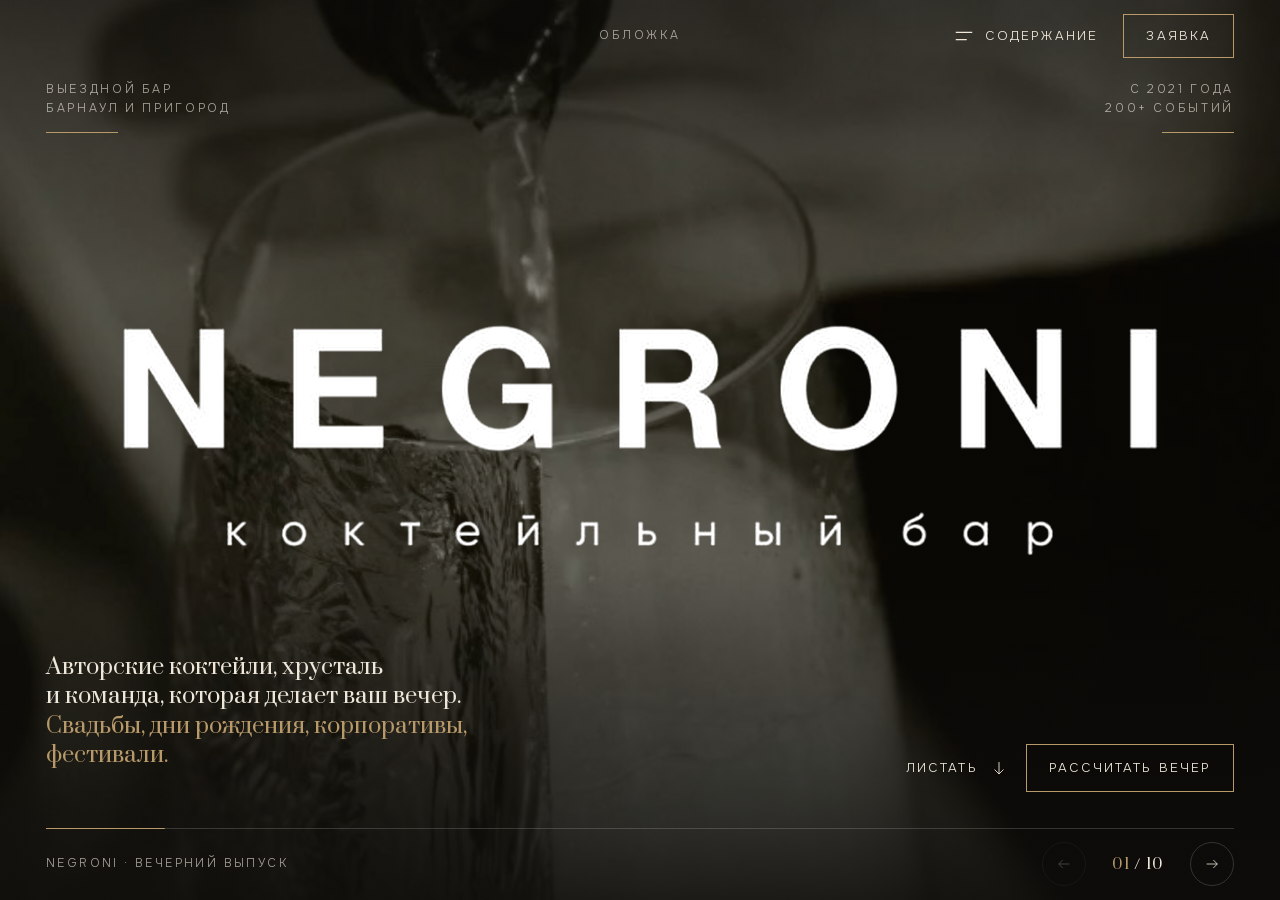
<file: index.html>
<!doctype html>
<html lang="ru">
<head>
<meta charset="utf-8">
<meta name="viewport" content="width=device-width, initial-scale=1, viewport-fit=cover">
<title>Negroni — выездной бар, Барнаул</title>
<meta name="description" content="Авторский выездной бар в Барнауле: хрустальная посуда, команда и коктейли под ваше событие. Форматы Premium, Thematic, Express.">
<meta name="theme-color" content="#0E0D0B">
<link rel="canonical" href="https://onkhas1.github.io/negroni-bar/">
<meta property="og:type" content="website">
<meta property="og:locale" content="ru_RU">
<meta property="og:site_name" content="Negroni">
<meta property="og:title" content="Negroni — выездной бар, Барнаул">
<meta property="og:description" content="Авторские коктейли, хрустальная посуда и команда на вашем событии. Форматы и цены на сайте.">
<meta property="og:url" content="https://onkhas1.github.io/negroni-bar/">
<meta property="og:image" content="https://onkhas1.github.io/negroni-bar/img/og.jpg">
<meta property="og:image:width" content="1200">
<meta property="og:image:height" content="630">
<meta property="og:image:alt" content="Логотип Negroni на фоне барной стойки">
<meta name="twitter:card" content="summary_large_image">
<link rel="icon" href="data:image/svg+xml,%3Csvg xmlns='http://www.w3.org/2000/svg' viewBox='0 0 64 64'%3E%3Crect width='64' height='64' fill='%230E0D0B'/%3E%3Ctext x='32' y='45' font-size='38' text-anchor='middle' fill='%23B8996A' font-family='Georgia,serif'%3EN%3C/text%3E%3C/svg%3E">
<link rel="icon" type="image/png" sizes="32x32" href="img/favicon-32.png">
<link rel="apple-touch-icon" href="img/apple-touch-icon.png">
<link rel="manifest" href="site.webmanifest">
<link rel="preload" as="font" type="font/woff2" href="fonts/prata-cyrillic.woff2" crossorigin>
<link rel="preload" as="font" type="font/woff2" href="fonts/onest-cyrillic.woff2" crossorigin>
<link rel="stylesheet" href="fonts/fonts.css">
<link rel="preload" as="image" href="video/hero-poster.jpg">
<script type="application/ld+json">
{"@context":"https://schema.org","@type":"LocalBusiness","name":"Negroni","description":"Авторский выездной бар: коктейли, хрустальная посуда и команда на свадьбах, днях рождения, корпоративах и фестивалях.","url":"https://onkhas1.github.io/negroni-bar/","image":"https://onkhas1.github.io/negroni-bar/img/og.jpg","telephone":"+79967076653","priceRange":"30 000–78 000 ₽","areaServed":"Барнаул","address":{"@type":"PostalAddress","addressLocality":"Барнаул","addressCountry":"RU"},"sameAs":["https://instagram.com/negroni_barnaul","https://t.me/Negroni_Barnaul"]}
</script>
<style>
:root{
  --night:#0E0D0B; --night-2:#171511; --night-3:#221F19;
  --ivory:#EEE7DA; --ivory-2:#E4DBCA; --ivory-dim:rgba(238,231,218,.66);
  --champ:#B8996A; --champ-ink:#76603F;
  --serif:'Prata', 'Times New Roman', serif;
  --sans:'Onest', 'Helvetica Neue', Arial, sans-serif;
  --ease:cubic-bezier(.76,0,.24,1);
  --out:cubic-bezier(.16,1,.3,1);
  --gut:clamp(20px, 3.6vw, 56px);
  --top:clamp(64px, 8vh, 84px);
  --bot:clamp(60px, 8vh, 80px);
  --fg:var(--ivory); --fg-dim:var(--ivory-dim); --line:rgba(238,231,218,.18); --acc:var(--champ);
}
:root{--tone-bg:var(--night)}
:root[data-tone="paper"]{ --tone-bg:var(--ivory); --fg:var(--night); --fg-dim:rgba(14,13,11,.64); --line:rgba(14,13,11,.16); --acc:var(--champ-ink); }
*,*::before,*::after{box-sizing:border-box}
html,body{margin:0;height:100%;background:var(--night);color:var(--ivory)}
body{font:300 17px/1.6 var(--sans);overflow:hidden;-webkit-font-smoothing:antialiased;text-rendering:optimizeLegibility;overscroll-behavior:none}
::selection{background:var(--champ);color:var(--night)}
img{display:block;max-width:100%}
button{font:inherit;color:inherit;background:none;border:0;padding:0;cursor:pointer}
a{color:inherit}
:focus-visible{outline:1px solid var(--champ);outline-offset:4px}
.sr{position:absolute;width:1px;height:1px;overflow:hidden;clip:rect(0 0 0 0);white-space:nowrap}

/* ---------- chrome: шапка и колонтитул ---------- */
.chrome{position:fixed;left:0;right:0;z-index:40;display:flex;align-items:center;justify-content:space-between;padding:0 var(--gut);color:var(--fg);transition:color .7s var(--out);pointer-events:none}
.chrome > *{pointer-events:auto}
.head{top:0;height:var(--top)}
.foot{bottom:0;height:var(--bot);padding-bottom:env(safe-area-inset-bottom)}
.head .logo{width:clamp(92px, 9vw, 124px);height:auto;transition:filter .7s var(--out)}
.head .logo{opacity:1;transition:filter .7s var(--out),opacity .6s}
:root[data-page="0"] .head .logo{opacity:0}
:root[data-tone="paper"] .head .logo{filter:invert(1) brightness(.2)}
:root[data-left="photo"] .head .logo{filter:none}
:root[data-left="photo"] .folio-l{color:var(--ivory-dim)}
:root[data-left="photo"] .running{left:calc(44% + clamp(28px, 5vw, 90px));transform:none}
.founder .shutter::before{content:"";position:absolute;inset:0;z-index:1;pointer-events:none;background:linear-gradient(180deg, rgba(14,13,11,.45), rgba(14,13,11,0) 22%, rgba(14,13,11,0) 72%, rgba(14,13,11,.55))}
.running{position:absolute;left:50%;transform:translateX(-50%);font-size:12px;letter-spacing:.24em;text-transform:uppercase;color:var(--fg-dim);white-space:nowrap;transition:opacity .4s}
.head-r{display:flex;align-items:center;gap:clamp(14px, 2vw, 28px)}
.tbtn{display:inline-flex;align-items:center;gap:10px;font-size:13px;letter-spacing:.16em;text-transform:uppercase;height:44px}
.tbtn svg{width:22px;height:22px}
.cta{display:inline-flex;align-items:center;justify-content:center;height:44px;padding:0 22px;border:1px solid var(--acc);color:var(--fg);font-size:13px;letter-spacing:.16em;text-transform:uppercase;text-decoration:none;position:relative;overflow:hidden;isolation:isolate;transition:color .5s var(--out),border-color .7s}
.cta::before{content:"";position:absolute;inset:0;background:var(--acc);transform:scaleY(0);transform-origin:bottom;transition:transform .5s var(--out);z-index:-1}
.cta:hover{color:var(--night)}
:root[data-tone="paper"] .cta:hover{color:var(--ivory)}
.cta:hover::before{transform:scaleY(1)}

.folio-l{font-size:12px;letter-spacing:.2em;text-transform:uppercase;color:var(--fg-dim)}
.folio-r{display:flex;align-items:center;gap:18px}
.pnum{font-family:var(--serif);font-size:15px;letter-spacing:.04em;font-variant-numeric:tabular-nums;min-width:68px;text-align:center}
.pnum b{font-weight:400;color:var(--acc);transition:color .7s}
.arrow{width:44px;height:44px;display:grid;place-items:center;border:1px solid var(--line);border-radius:50%;transition:border-color .4s,background .4s}
.arrow:hover{border-color:var(--acc)}
.arrow:disabled{opacity:.3;cursor:default}
.arrow svg{width:16px;height:16px}
.progress{position:absolute;left:var(--gut);right:var(--gut);top:0;height:1px;background:var(--line)}
.progress i{position:absolute;inset:0;background:var(--acc);transform-origin:left;transform:scaleX(var(--p,0));transition:transform 1.1s var(--ease),background .7s}

/* ---------- книга и развороты ---------- */
.book{position:fixed;inset:0;overflow:hidden;background:var(--night)}
.spread{position:absolute;inset:0;visibility:hidden;overflow:hidden;background:var(--night);color:var(--ivory)}
.spread.paper{background:var(--ivory);color:var(--night)}
.spread.is-cur{visibility:visible;z-index:2}
.spread.is-turn{visibility:visible;z-index:3}
.spread.is-leave{visibility:visible;z-index:1}
.edge{position:fixed;top:0;bottom:0;width:1px;background:var(--champ);z-index:30;opacity:0;pointer-events:none}
.edge.h{left:0;right:0;top:auto;width:auto;height:1px}

.inner{position:absolute;inset:0;padding:var(--top) var(--gut) var(--bot)}
.scroller{height:100%;overflow-y:auto;overscroll-behavior:contain;scrollbar-width:thin;scrollbar-color:var(--champ) transparent}
.scroller::-webkit-scrollbar{width:3px}
.scroller::-webkit-scrollbar-thumb{background:var(--champ)}

/* появление внутри разворота */
[data-in]{opacity:0;transform:translateY(22px);transition:opacity .9s var(--out),transform 1.1s var(--out);transition-delay:calc(var(--d,0) * 1ms)}
.is-in [data-in]{opacity:1;transform:none}
.split .w{display:inline-block;white-space:nowrap}
.split .c{display:inline-block;overflow:hidden;vertical-align:top;padding-bottom:.08em;margin-bottom:-.08em}
.split .c > span{display:inline-block;transform:translateY(105%);transition:transform 1s var(--out);transition-delay:calc(var(--d,0) * 1ms + var(--i) * 22ms)}
.is-in .split .c > span{transform:none}

/* шторка для фото */
.shutter{position:relative;overflow:hidden;background:var(--night-3)}
.shutter img{width:100%;height:100%;object-fit:cover;transform:scale(1.14);transition:transform 2.6s var(--out)}
.shutter::after{content:"";position:absolute;inset:0;background:var(--night);transform-origin:top;transition:transform 1.25s var(--ease);transition-delay:calc(var(--d,0) * 1ms)}
.paper .shutter::after{background:var(--ivory)}
.is-in .shutter::after{transform:scaleY(0)}
.is-in .shutter img{transform:scale(1.02)}

/* ---------- 1. Обложка ---------- */
.cover .photo{position:absolute;inset:0}
.cover .photo video{width:100%;height:100%;object-fit:cover;object-position:50% 40%;transform:scale(1.12);transition:transform 9s var(--out)}
.cover.is-in .photo video{transform:scale(1)}
.cover .photo::before{content:"";position:absolute;inset:0;z-index:1;background:linear-gradient(180deg, rgba(14,13,11,.62) 0%, rgba(14,13,11,.28) 32%, rgba(14,13,11,.34) 62%, rgba(14,13,11,.9) 100%)}
.cover .mast{position:absolute;left:50%;width:min(84vw, 1180px);top:50%;transform:translate(-50%, -54%);z-index:2;margin:0}
.cover .mast img{width:100%;height:auto;clip-path:inset(0 100% 0 0);filter:blur(10px);opacity:.2;transition:clip-path 1.6s var(--ease),filter 1.8s var(--out),opacity 1.4s;transition-delay:.55s}
.cover.is-in .mast img{clip-path:inset(0 0 0 0);filter:none;opacity:1}
.cover .lede{position:absolute;z-index:2;left:var(--gut);bottom:calc(var(--bot) + clamp(18px, 4vh, 44px));max-width:30ch;font-family:var(--serif);font-size:clamp(20px, 1.7vw, 26px);line-height:1.35}
.cover .lede span{color:var(--champ)}
.cover .acts{position:absolute;z-index:2;right:var(--gut);bottom:calc(var(--bot) + clamp(18px, 4vh, 44px));display:flex;gap:14px;align-items:center}
.cover .side{position:absolute;z-index:2;top:calc(var(--top) + 8px);font-size:12px;letter-spacing:.22em;text-transform:uppercase;color:var(--ivory-dim)}
.cover .side.l{left:var(--gut)} .cover .side.r{right:var(--gut);text-align:right}
.hair{display:block;height:1px;width:0;background:var(--champ);margin-top:14px;transition:width 1.4s var(--ease) .9s}
.is-in .hair{width:72px}
.side.r .hair{margin-left:auto}
.btn-ghost{display:inline-flex;align-items:center;gap:12px;height:48px;padding:0 4px;font-size:13px;letter-spacing:.16em;text-transform:uppercase;color:var(--ivory)}
.btn-ghost svg{width:18px;height:18px;transition:transform .5s var(--out)}
.btn-ghost:hover svg{transform:translateY(4px)}
.cover .cta{height:48px;color:var(--ivory)}
.cover .cta:hover{color:var(--night)}

/* ---------- 2. Основатель ---------- */
.founder .grid{position:absolute;inset:0;display:grid;grid-template-columns:minmax(0, 44fr) minmax(0, 56fr)}
.founder .shutter{height:100%}
.founder .shutter img{object-position:50% 18%}
.founder .cap{position:absolute;left:var(--gut);bottom:calc(var(--bot) + 4px);z-index:2;font-size:12px;letter-spacing:.2em;text-transform:uppercase;color:var(--ivory)}
.founder .text{padding:calc(var(--top) + 3vh) clamp(28px, 6vw, 110px) var(--bot) clamp(28px, 5vw, 90px);display:flex;flex-direction:column;justify-content:center;height:100%}
.founder h2{font:400 clamp(38px, 4.4vw, 76px)/1.02 var(--serif);letter-spacing:-.02em;margin:0 0 clamp(18px, 3vh, 34px);max-width:11ch;text-wrap:balance}
.founder h2 em{font-style:normal;color:var(--champ-ink)}
.founder p{margin:0 0 .9em;max-width:54ch;font-size:16px;color:rgba(14,13,11,.8)}
.founder p.big{font-family:var(--serif);font-size:clamp(19px, 1.5vw, 23px);line-height:1.45;color:var(--night);max-width:36ch;margin-bottom:.3em}
.triad{display:flex;flex-wrap:wrap;gap:0 .6em;margin:0 0 clamp(14px, 2.6vh, 26px);font:400 clamp(26px, 2.6vw, 42px)/1.15 var(--serif);letter-spacing:-.01em}
.triad span:not(:last-child)::after{content:"·";color:var(--champ);margin-left:.6em}
.proof{display:flex;align-items:center;gap:clamp(16px, 1.8vw, 26px);margin-top:clamp(6px, 1.5vh, 14px);padding-top:clamp(12px, 2vh, 18px);border-top:1px solid rgba(14,13,11,.16);max-width:560px}
.proof b{flex:none;font:400 clamp(50px, 4.8vw, 80px)/.9 var(--serif);letter-spacing:-.03em;color:var(--champ-ink);font-variant-numeric:tabular-nums}
.founder .proof p{margin:0;font-size:14.5px;line-height:1.5;color:rgba(14,13,11,.72)}

/* ---------- 3. Форматы ---------- */
.formats .grid{position:absolute;inset:0;display:grid;grid-template-columns:minmax(0, 38fr) minmax(0, 62fr)}
.formats .stage{position:relative;height:100%;overflow:hidden;background:var(--night-3)}
.formats .stage img{position:absolute;inset:0;width:100%;height:100%;object-fit:cover;clip-path:inset(100% 0 0 0);transform:scale(1.12);transition:clip-path 1.1s var(--ease),transform 2.4s var(--out)}
.formats .stage img.on{clip-path:inset(0 0 0 0);transform:scale(1.02);z-index:1}
.formats .stage img.was{clip-path:inset(0 0 0 0);z-index:0}
.formats .stage::before{content:"";position:absolute;inset:0;z-index:2;pointer-events:none;background:linear-gradient(180deg, rgba(14,13,11,.5), rgba(14,13,11,0) 24%)}
.formats .stage::after{content:"";position:absolute;inset:0;z-index:3;background:var(--night);transform-origin:top;transition:transform 1.25s var(--ease)}
.formats.is-in .stage::after{transform:scaleY(0)}
.formats .body{padding:var(--top) clamp(28px, 5vw, 96px) var(--bot);display:flex;flex-direction:column;justify-content:center;height:100%;min-height:0}
.fnames{list-style:none;margin:0 0 clamp(18px, 3.5vh, 36px);padding:0}
.fnames button{display:flex;align-items:baseline;gap:18px;width:100%;text-align:left;font:400 clamp(40px, 4.8vw, 84px)/1.04 var(--serif);letter-spacing:-.025em;color:rgba(238,231,218,.26);transition:color .6s var(--out);padding:2px 0}
.fnames button small{font:300 13px/1 var(--sans);letter-spacing:.18em;text-transform:uppercase;color:var(--champ);opacity:0;transform:translateX(-10px);transition:opacity .5s,transform .6s var(--out)}
.fnames button:hover{color:rgba(238,231,218,.55)}
.fnames button[aria-selected="true"]{color:var(--ivory)}
.fnames button[aria-selected="true"] small{opacity:1;transform:none}
.fdetail{display:grid;grid-template-columns:minmax(0, 1.15fr) minmax(0, 1fr);gap:clamp(24px, 4vw, 64px);align-items:start;border-top:1px solid rgba(238,231,218,.16);padding-top:clamp(18px, 3vh, 30px)}
.fl,.specs{transition:opacity .3s var(--out),transform .45s var(--out)}
.fl.swap,.specs.swap{opacity:0;transform:translateY(10px)}
.fdesc{margin:0 0 16px;color:var(--ivory-dim);max-width:44ch}
.feat{list-style:none;margin:0;padding:0;display:grid;gap:9px;font-size:14.5px;color:var(--ivory)}
.feat li{display:flex;gap:12px;align-items:baseline}
.feat li::before{content:"";flex:none;width:5px;height:5px;border:1px solid var(--champ);transform:translateY(-2px) rotate(45deg)}
.specs{margin:12px 0 0;font:400 17px/1.5 var(--serif);color:var(--ivory)}
.specs span{white-space:nowrap}
.specs i{font-style:normal;color:var(--champ);margin:0 .1em 0 .45em}
.price{font:400 clamp(40px, 4.4vw, 72px)/1 var(--serif);letter-spacing:-.02em;color:var(--champ);font-variant-numeric:tabular-nums;white-space:nowrap}
.price small{font:300 15px/1 var(--sans);letter-spacing:.06em;color:var(--ivory-dim);margin-left:.4em}
.price.ind{font-size:clamp(30px, 3vw, 48px)}
.guests{display:flex;align-items:center;gap:6px;margin-top:18px;font-size:13px;letter-spacing:.14em;text-transform:uppercase;color:var(--ivory-dim);transition:opacity .4s}
.guests button{height:44px;min-width:52px;padding:0 10px;font-family:var(--serif);font-size:20px;letter-spacing:0;color:var(--ivory-dim);position:relative}
.guests button::after{content:"";position:absolute;left:12px;right:12px;bottom:6px;height:1px;background:var(--champ);transform:scaleX(0);transition:transform .5s var(--out)}
.guests button[aria-pressed="true"]{color:var(--ivory)}
.guests button[aria-pressed="true"]::after{transform:scaleX(1)}
.guests.off{opacity:.25;pointer-events:none}
.incl{display:flex;flex-wrap:wrap;gap:8px 28px;list-style:none;margin:clamp(20px, 3.5vh, 34px) 0 0;padding:0;font-size:14px;color:var(--ivory-dim)}
.incl li{display:flex;align-items:center;gap:10px}
.incl li::before{content:"";width:5px;height:5px;border:1px solid var(--champ);transform:rotate(45deg)}
.fine{margin:14px 0 0;font-size:12.5px;line-height:1.55;color:rgba(238,231,218,.5);max-width:72ch}
.formats .cta{margin-top:clamp(18px, 3vh, 28px);align-self:flex-start;color:var(--ivory)}
.formats .cta:hover{color:var(--night)}

/* ---------- 4. Что входит ---------- */
.case{background:var(--ivory-2)}
.case .shutter::after{background:var(--ivory-2)}
.case .grid{position:absolute;inset:0;display:grid;grid-template-columns:minmax(0, 60fr) minmax(0, 40fr)}
.case .ctext{padding:calc(var(--top) + 2vh) clamp(28px, 5vw, 96px) var(--bot) var(--gut);display:flex;flex-direction:column;justify-content:center;height:100%}
.case h2{font:400 clamp(38px, 4.4vw, 76px)/1.02 var(--serif);letter-spacing:-.02em;margin:0 0 clamp(24px, 5vh, 56px);max-width:12ch;text-wrap:balance}
.case .items{display:grid;grid-template-columns:1fr 1fr;gap:clamp(20px, 4vh, 40px) clamp(24px, 3vw, 48px)}
.case .item{border-top:1px solid rgba(14,13,11,.18);padding-top:16px}
.case h3{font:400 clamp(21px, 1.7vw, 27px)/1.2 var(--serif);margin:0 0 8px}
.case .item p{margin:0;font-size:15px;color:rgba(14,13,11,.72);max-width:36ch}
.case .cnote{margin:clamp(22px, 4vh, 40px) 0 0;font-size:13px;color:var(--champ-ink)}
.case .cphoto{padding:var(--top) var(--gut) var(--bot) 0;height:100%}
.case .grid{grid-template-rows:minmax(0, 1fr)}
.case .shutter{height:100%}
.case .shutter img{position:absolute;inset:0}

/* ---------- 5. Меню ---------- */
.menu .ghost{position:absolute;left:0;right:0;top:50%;transform:translateY(-54%);display:flex;justify-content:center;font:400 clamp(90px, 17vw, 300px)/.9 var(--serif);letter-spacing:-.04em;color:var(--ivory-2);white-space:nowrap;pointer-events:none;user-select:none}
.menu .ghost span{display:inline-block;transition:transform .9s var(--out),opacity .6s}
.menu .glass{position:absolute;left:50%;top:50%;width:min(82vh, 54vw);aspect-ratio:1;transform:translate(-50%, -47%)}
.menu .glass img{position:absolute;inset:0;width:100%;height:100%;object-fit:contain;filter:drop-shadow(0 30px 34px rgba(14,13,11,.18));transition:transform .9s var(--out),opacity .5s var(--out)}
.menu .glass img.out-up,.menu .glass img.out-down{transition-duration:.26s,.22s;transition-timing-function:ease-in}
.menu .glass img.out-up{transform:translateY(-14%) rotate(-6deg);opacity:0}
.menu .glass img.out-down{transform:translateY(14%) rotate(6deg);opacity:0}
.menu .info{position:absolute;left:var(--gut);bottom:calc(var(--bot) + clamp(10px, 3vh, 36px));width:min(40ch, 29vw)}
.menu h2{font:400 clamp(34px, 3.4vw, 56px)/1.02 var(--serif);letter-spacing:-.02em;margin:0 0 10px}
.menu .comp{font-size:13px;letter-spacing:.14em;text-transform:uppercase;color:var(--champ-ink);margin:0 0 12px}
.menu .desc{margin:0;font-size:15px;line-height:1.6;color:rgba(14,13,11,.74)}
.menu .info > *{transition:opacity .35s,transform .5s var(--out)}
.menu .info.swap > *{opacity:0;transform:translateY(8px)}
.menu .idx{position:absolute;right:var(--gut);top:50%;transform:translateY(-50%);list-style:none;margin:0;padding:0;counter-reset:n}
.menu .idx button{display:flex;align-items:center;gap:14px;justify-content:flex-end;width:100%;min-height:34px;font-size:14px;color:rgba(14,13,11,.5);transition:color .4s}
.menu .idx button::after{content:"";width:14px;height:1px;background:currentColor;transition:width .5s var(--out),background .4s}
.menu .idx button:hover{color:var(--night)}
.menu .idx button[aria-current="true"]{color:var(--night)}
.menu .idx button[aria-current="true"]::after{width:38px;background:var(--champ-ink)}
.menu .lead{position:absolute;left:var(--gut);top:calc(var(--top) + 8px);max-width:34ch;font-size:14px;color:rgba(14,13,11,.62)}
.menu .lead b{display:block;font:400 clamp(26px, 2.2vw, 34px)/1.1 var(--serif);color:var(--night);margin-bottom:8px}
.menu .mnav{position:absolute;right:var(--gut);bottom:calc(var(--bot) + clamp(10px, 3vh, 36px));display:flex;gap:10px;align-items:center}
.menu .mnav .arrow{border-color:rgba(14,13,11,.2)}
.menu .mnav > span:last-child{display:flex;gap:10px}
.menu .count{font-family:var(--serif);font-size:15px;margin-right:10px;font-variant-numeric:tabular-nums}

/* ---------- 5. Тема вечера ---------- */
.themes .bg{position:absolute;inset:0}
.themes .bg img{position:absolute;inset:0;width:100%;height:100%;object-fit:cover;clip-path:inset(0 0 0 100%);transform:scale(1.1);transition:clip-path 1.2s var(--ease),transform 3.2s var(--out)}
.themes .bg img.on{clip-path:inset(0 0 0 0);transform:scale(1.01);z-index:1}
.themes .bg img.was{clip-path:inset(0 0 0 0);z-index:0}
.themes .bg::after{content:"";position:absolute;inset:0;z-index:2;background:linear-gradient(90deg, rgba(14,13,11,.78) 0%, rgba(14,13,11,.3) 55%, rgba(14,13,11,.1) 100%),linear-gradient(0deg, rgba(14,13,11,.9) 0%, rgba(14,13,11,0) 50%),linear-gradient(180deg, rgba(14,13,11,.55) 0%, rgba(14,13,11,0) 22%)}
.themes .tcontent{position:absolute;inset:0;z-index:3;padding:calc(var(--top) + 2vh) var(--gut) calc(var(--bot) + clamp(18px, 4vh, 44px));display:flex;flex-direction:column;justify-content:space-between}
.thead h2{font:400 clamp(26px, 2.2vw, 36px)/1.1 var(--serif);margin:0 0 10px}
.thead p{margin:0;max-width:34ch;color:var(--ivory-dim);font-size:15.5px}
.tname{margin:auto 0 clamp(16px, 3vh, 32px);font:400 clamp(60px, 9.5vw, 156px)/.95 var(--serif);letter-spacing:-.03em;white-space:nowrap}
.tname .c{display:inline-block;overflow:hidden;vertical-align:top;padding-bottom:.1em;margin-bottom:-.1em}
.tname .c > span{display:inline-block;transform:translateY(105%);transition:transform .9s var(--out);transition-delay:calc(var(--i) * 28ms)}
.tname.show .c > span{transform:none}
.tname.hide{opacity:0;transition:opacity .2s}
.trow{display:flex;justify-content:space-between;align-items:flex-end;gap:clamp(24px, 4vw, 64px);border-top:1px solid rgba(238,231,218,.22);padding-top:clamp(16px, 2.6vh, 26px)}
.ttabs{display:flex;flex-wrap:wrap;gap:4px clamp(18px, 2.4vw, 36px)}
.ttabs button{position:relative;min-height:44px;font:400 clamp(18px, 1.5vw, 23px)/1 var(--serif);color:rgba(238,231,218,.5);transition:color .4s}
.ttabs button::after{content:"";position:absolute;left:0;right:0;bottom:6px;height:1px;background:var(--champ);transform:scaleX(0);transform-origin:left;transition:transform .6s var(--out)}
.ttabs button:hover{color:var(--ivory)}
.ttabs button[aria-selected="true"]{color:var(--ivory)}
.ttabs button[aria-selected="true"]::after{transform:scaleX(1)}
.tside{max-width:36ch;flex:none;display:flex;flex-direction:column;align-items:flex-start;gap:16px}
.tside p{margin:0;color:var(--ivory-dim);font-size:15.5px;transition:opacity .3s}
.tside p.swap{opacity:0}
.themes .cta{color:var(--ivory)}
.themes .cta:hover{color:var(--night)}

/* ---------- 7. События ---------- */
.events .egrid{position:absolute;left:var(--gut);right:var(--gut);top:calc(var(--top) + 4px);bottom:calc(var(--bot) + 14px);display:grid;grid-template-columns:repeat(12, minmax(0, 1fr));grid-template-rows:repeat(6, minmax(0, 1fr));gap:clamp(8px, .9vw, 14px)}
.ehead{grid-column:1/5;grid-row:1/3;display:flex;flex-direction:column;justify-content:flex-start;padding-right:12px}
.ehead h2{font:400 clamp(44px, 5.2vw, 88px)/1 var(--serif);letter-spacing:-.025em;margin:0 0 12px}
.ehead p{margin:0 0 8px;color:var(--ivory-dim);font-size:15px;max-width:34ch}
.ehead .btn-ghost svg{transform:none}
.ehead .btn-ghost:hover svg{transform:translateX(4px)}
.ph{position:relative;overflow:hidden;background:var(--night-3);clip-path:inset(100% 0 0 0);transition:clip-path 1.2s var(--ease);transition-delay:calc(var(--d,0) * 1ms);cursor:zoom-in}
.is-in .ph{clip-path:inset(0 0 0 0)}
.ph img{width:100%;height:100%;object-fit:cover;transform:scale(1.12);transition:transform 1.8s var(--out)}
.is-in .ph img{transform:scale(1.01)}
.is-in .ph:hover img{transform:scale(1.07);transition-duration:1.2s}
.ph::after{content:"";position:absolute;inset:0;border:1px solid var(--champ);opacity:0;transition:opacity .4s}
.ph:hover::after,.ph:focus-visible::after{opacity:1}
.events .strip{display:contents}
.p1{grid-column:5/8;grid-row:1/7}
.p2{grid-column:8/10;grid-row:1/4}
.p3{grid-column:10/13;grid-row:1/4}
.p4{grid-column:1/3;grid-row:3/7}
.p5{grid-column:3/5;grid-row:3/5}
.p6{grid-column:3/5;grid-row:5/7}
.p7{grid-column:8/11;grid-row:4/7}
.p8{grid-column:11/13;grid-row:4/7}

.lb{position:fixed;inset:0;z-index:70;background:rgba(14,13,11,.97);display:grid;place-items:center;opacity:0;visibility:hidden;transition:opacity .45s var(--out),visibility 0s .45s}
.lb.open{opacity:1;visibility:visible;transition:opacity .45s var(--out)}
.lb img{max-width:min(88vw, 1100px);max-height:80vh;width:auto;height:auto;object-fit:contain;transform:scale(.96);transition:transform .6s var(--out),opacity .3s}
.lb.open img{transform:none}
.lb img.swap{opacity:0}
.lb-x{position:absolute;top:14px;right:var(--gut);color:var(--ivory)}
.lb-p,.lb-n{position:absolute;top:50%;transform:translateY(-50%);color:var(--ivory)}
.lb-p{left:var(--gut)} .lb-n{right:var(--gut)}
.lb-c{position:absolute;bottom:22px;left:50%;transform:translateX(-50%);color:var(--ivory)}

/* ---------- 8. Для заведений ---------- */
.venues .vwrap{position:absolute;inset:0}
.venues .vtop{position:absolute;left:var(--gut);right:var(--gut);top:var(--top);height:calc(62% - var(--top));display:grid;grid-template-columns:minmax(0, 1.25fr) minmax(0, 1fr) minmax(0, 1fr);gap:clamp(24px, 4vw, 72px);align-content:end;align-items:start;padding-bottom:clamp(18px, 4vh, 40px)}
.vhead h2{font:400 clamp(40px, 4.6vw, 80px)/1 var(--serif);letter-spacing:-.025em;margin:0 0 14px}
.vhead p{margin:0 0 20px;max-width:40ch;font-size:15.5px;color:rgba(14,13,11,.74)}
.offer{border-top:1px solid rgba(14,13,11,.2);padding-top:16px}
.offer h3{font:400 clamp(22px, 1.9vw, 30px)/1.15 var(--serif);margin:0 0 10px}
.offer p{margin:0;font-size:13.5px;color:rgba(14,13,11,.58)}
.offer ul{list-style:none;margin:0 0 12px;padding:0;display:grid;gap:7px;font-size:15px;color:rgba(14,13,11,.84)}
.offer li{display:flex;gap:12px;align-items:baseline}
.offer li::before{content:"";flex:none;width:5px;height:5px;border:1px solid var(--champ-ink);transform:translateY(-2px) rotate(45deg)}
.venues .vband{position:absolute;left:0;right:0;top:62%;bottom:var(--bot)}
.venues .vband img{object-position:50% 55%}

/* ---------- 9. Вопросы ---------- */
.faq .qgrid{min-height:100%;display:grid;grid-template-columns:minmax(0, 38fr) minmax(0, 62fr);gap:clamp(28px, 5vw, 96px);padding:calc(var(--top) + 3vh) var(--gut) calc(var(--bot) + 3vh);align-items:start}
.qhead h2{font:400 clamp(40px, 4.6vw, 80px)/1 var(--serif);letter-spacing:-.025em;margin:0 0 16px;max-width:9ch}
.qhead p{margin:0 0 6px;color:var(--ivory-dim)}
.qlist{border-top:1px solid rgba(238,231,218,.18)}
.q{border-bottom:1px solid rgba(238,231,218,.18)}
.q button{width:100%;display:flex;justify-content:space-between;align-items:center;gap:24px;text-align:left;padding:clamp(14px, 2.4vh, 22px) 0;font:400 clamp(19px, 1.6vw, 25px)/1.25 var(--serif);transition:color .3s}
.q button:hover{color:var(--champ)}
.q button i{position:relative;flex:none;width:18px;height:18px}
.q button i::before,.q button i::after{content:"";position:absolute;left:0;right:0;top:50%;height:1px;background:var(--champ);transition:transform .5s var(--out)}
.q button i::after{transform:rotate(90deg)}
.q button[aria-expanded="true"] i::after{transform:rotate(0)}
.q .a{display:grid;grid-template-rows:0fr;transition:grid-template-rows .55s var(--out)}
.q .a > div{overflow:hidden}
.q .a p{margin:0;padding:0 0 clamp(14px, 2.4vh, 22px);max-width:60ch;color:var(--ivory-dim);font-size:15.5px}
.q button[aria-expanded="true"] + .a{grid-template-rows:1fr}

/* ---------- 10. Заявка ---------- */
.request .rgrid{min-height:100%;display:grid;grid-template-columns:minmax(0, 40fr) minmax(0, 60fr);gap:clamp(28px, 6vw, 120px);padding:calc(var(--top) + 2vh) var(--gut) calc(var(--bot) + 2vh);align-items:center}
.rhead h2{font:400 clamp(40px, 4.6vw, 80px)/1 var(--serif);letter-spacing:-.025em;margin:0 0 16px;max-width:9ch}
.rlead{margin:0 0 clamp(18px, 3vh, 30px);max-width:36ch;font-size:15.5px;color:rgba(14,13,11,.72)}
.contacts{list-style:none;margin:0;padding:0;border-top:1px solid rgba(14,13,11,.16)}
.contacts li{border-bottom:1px solid rgba(14,13,11,.16)}
.contacts a{display:flex;justify-content:space-between;align-items:baseline;gap:16px;padding:12px 0;text-decoration:none;font:400 19px/1.3 var(--serif);transition:color .3s,padding .5s var(--out)}
.contacts a span{font:300 14px/1 var(--sans);color:rgba(14,13,11,.6)}
.contacts a i{font-style:normal}
.contacts a:hover{color:var(--champ-ink);padding-left:8px}
.bye{margin:clamp(20px, 4vh, 40px) 0 0;font:400 clamp(20px, 1.6vw, 24px)/1.3 var(--serif)}
.totop{font:inherit;letter-spacing:inherit;text-transform:inherit;color:var(--champ-ink);text-decoration:underline;text-underline-offset:3px;min-height:32px}
.bye small{display:block;margin-top:6px;font:300 12px/1.4 var(--sans);letter-spacing:.14em;text-transform:uppercase;color:rgba(14,13,11,.55)}
.rform{max-width:640px}
.kinds{display:flex;gap:28px;margin-bottom:clamp(14px, 2.6vh, 26px)}
.kinds label{position:relative;cursor:pointer}
.kinds input{position:absolute;opacity:0;pointer-events:none}
.kinds span{display:inline-block;padding:8px 0;font:400 clamp(20px, 1.7vw, 26px)/1.2 var(--serif);color:rgba(14,13,11,.4);border-bottom:1px solid transparent;transition:color .3s,border-color .3s}
.kinds input:checked + span{color:var(--night);border-color:var(--champ-ink)}
.kinds input:focus-visible + span{outline:1px solid var(--champ-ink);outline-offset:4px}
.row2{display:grid;grid-template-columns:1fr 1fr;gap:0 28px}
.field{margin-bottom:clamp(12px, 2.2vh, 20px)}
.field label{display:block;font-size:11.5px;letter-spacing:.16em;text-transform:uppercase;color:rgba(14,13,11,.62);margin-bottom:2px}
.field .opt{letter-spacing:.06em;text-transform:none;color:rgba(14,13,11,.45)}
.field input,.field select,.field textarea{width:100%;background:transparent;border:0;border-bottom:1px solid rgba(14,13,11,.28);border-radius:0;padding:8px 0 9px;font:400 17px/1.4 var(--sans);color:var(--night);-webkit-appearance:none;appearance:none;transition:border-color .3s,box-shadow .3s}
.field select{background-image:url("data:image/svg+xml,%3Csvg xmlns='http://www.w3.org/2000/svg' viewBox='0 0 24 24' fill='none' stroke='%2376603F' stroke-width='1.4'%3E%3Cpath d='M6 9l6 6 6-6'/%3E%3C/svg%3E");background-repeat:no-repeat;background-position:right 2px center;background-size:16px;padding-right:24px}
.field textarea{resize:none;min-height:64px}
.field input::placeholder{color:rgba(14,13,11,.4)}
.field input:focus,.field select:focus,.field textarea:focus{outline:none;border-color:var(--champ-ink);box-shadow:0 1px 0 var(--champ-ink)}
.field input:user-invalid,.field select:user-invalid{border-color:#9A3A2A}
.hp{position:absolute;left:-9999px;width:1px;height:1px;overflow:hidden}
.agree{position:relative;display:flex;align-items:flex-start;gap:12px;margin:2px 0 clamp(14px, 2.4vh, 22px);font-size:13.5px;line-height:1.5;color:rgba(14,13,11,.72);cursor:pointer;max-width:56ch}
.agree input{position:absolute;opacity:0;width:20px;height:20px;margin:0;cursor:pointer}
.agree .box{flex:none;width:20px;height:20px;margin-top:1px;border:1px solid rgba(14,13,11,.4);display:grid;place-items:center;color:var(--ivory);transition:background-color .25s,border-color .25s}
.agree .box svg{width:14px;height:14px;opacity:0;transform:scale(.6);transition:opacity .2s,transform .3s var(--out)}
.agree input:checked+.box{background:var(--night);border-color:var(--night)}
.agree input:checked+.box svg{opacity:1;transform:none}
.agree input:focus-visible+.box{outline:1px solid var(--champ-ink);outline-offset:3px}
.agree input:user-invalid+.box,.agree.bad .box{border-color:#9A3A2A}
.agree a{text-decoration:underline;text-decoration-color:rgba(118,96,63,.5);text-underline-offset:3px;transition:text-decoration-color .2s}
.agree a:hover{text-decoration-color:var(--champ-ink)}
.send{display:flex;align-items:center;gap:24px;margin-top:8px}
.cta.solid{background:var(--night);color:var(--ivory);border-color:var(--night);height:52px;padding:0 30px;flex:none}
.cta.solid::before{background:var(--champ-ink)}
.cta.solid:hover{color:var(--ivory)}
.cta.solid:disabled{opacity:.6;cursor:progress}
.consent{margin:0;font-size:12px;line-height:1.5;color:rgba(14,13,11,.55);max-width:40ch}
.status{margin:14px 0 0;min-height:1.5em;font-size:15px}
.status.ok{color:#3E5C3A}
.status.err{color:#9A3A2A}
.bye a.legal{text-underline-offset:3px;text-decoration-color:rgba(14,13,11,.3)}

/* ---------- cookie ---------- */
.cookie{position:fixed;z-index:70;left:var(--gut);bottom:calc(var(--bot) + 12px);width:min(420px, calc(100vw - 2 * var(--gut)));padding:18px 20px;background:var(--night-2);color:var(--ivory);border:1px solid rgba(184,153,106,.35);box-shadow:0 18px 40px -12px rgba(0,0,0,.55);font-size:14px;line-height:1.5;opacity:0;transform:translateY(16px);transition:opacity .5s var(--out),transform .6s var(--out)}
.cookie:not(.on){pointer-events:none}
.cookie.on{opacity:1;transform:none}
.cookie p{margin:0 0 14px;color:var(--ivory-dim)}
.cookie a{color:var(--ivory);text-underline-offset:3px;text-decoration-color:rgba(184,153,106,.6)}
.ck-b{display:flex;gap:10px;justify-content:flex-end;flex-wrap:wrap}
.ck-b button{height:40px;padding:0 16px;font-size:12.5px;letter-spacing:.14em;text-transform:uppercase;border:1px solid rgba(238,231,218,.3);transition:background-color .25s,color .25s,border-color .25s}
.ck-b button:hover{border-color:var(--champ)}
.ck-b .ck-ok{background:var(--champ);border-color:var(--champ);color:var(--night)}
.ck-b .ck-ok:hover{background:var(--ivory);border-color:var(--ivory)}
@media (max-width: 760px){.cookie{padding:14px 16px;font-size:13px;bottom:calc(var(--bot) + 8px)}.cookie p{margin-bottom:12px}.ck-b{flex-wrap:nowrap}.ck-b button{flex:1;height:40px;padding:0 10px;letter-spacing:.1em}}
@media (prefers-reduced-motion: reduce){.cookie{transition:opacity .2s}}

/* ---------- оглавление ---------- */
.toc{position:fixed;inset:0;z-index:60;background:var(--night);color:var(--ivory);clip-path:circle(0 at var(--ox, 90%) var(--oy, 5%));transition:clip-path .9s var(--ease);visibility:hidden}
.toc.open{clip-path:circle(150% at var(--ox, 90%) var(--oy, 5%));visibility:visible}
.toc .bar{height:var(--top);display:flex;align-items:center;justify-content:space-between;padding:0 var(--gut)}
.toc .bar .logo{width:clamp(92px, 9vw, 124px)}
.toc ol{list-style:none;margin:0;padding:clamp(10px, 3vh, 40px) var(--gut);display:grid;grid-template-columns:1fr 1fr;grid-auto-flow:column;grid-template-rows:repeat(5, auto);gap:0 clamp(32px, 5vw, 96px)}
.toc li{border-top:1px solid rgba(238,231,218,.14)}
.toc li:nth-child(5),.toc li:last-child{border-bottom:1px solid rgba(238,231,218,.14)}
.toc a{display:grid;grid-template-columns:4ch 1fr auto;align-items:baseline;gap:20px;padding:clamp(10px, 2vh, 22px) 0;text-decoration:none;opacity:0;transform:translateY(24px);transition:opacity .6s,transform .8s var(--out),color .3s}
.toc.open a{opacity:1;transform:none;transition-delay:calc(.25s + var(--i) * 70ms)}
.toc a .n{font-family:var(--serif);color:var(--champ);font-size:15px}
.toc a .t{font:400 clamp(28px, 3.4vw, 54px)/1.05 var(--serif);letter-spacing:-.025em;transition:transform .6s var(--out)}
.toc a .s{font-size:13px;letter-spacing:.16em;text-transform:uppercase;color:var(--ivory-dim)}
.toc a:hover .t{transform:translateX(18px)}
.toc a[aria-current="true"] .t{color:var(--champ)}
.toc .peek{position:fixed;width:min(22vw, 300px);aspect-ratio:2/3;pointer-events:none;z-index:2;opacity:0;transform:translate(-50%, -50%) scale(.9);transition:opacity .4s,transform .6s var(--out);overflow:hidden}
.toc .peek.on{opacity:1;transform:translate(-50%, -50%) scale(1)}
.toc .peek img{width:100%;height:100%;object-fit:cover}

/* ---------- телефон ---------- */
@media (max-width: 760px){
  :root{--top:60px;--bot:62px}
  .running,.folio-l{display:none}
  .head .cta{height:38px;padding:0 14px;font-size:11.5px}
  .tbtn span{display:none}
  .foot{justify-content:flex-end;background:linear-gradient(0deg, var(--tone-bg) 62%, transparent);transition:color .7s var(--out)}
  .head{transition:color .7s var(--out),background-color .4s}
  :root.scrolled:not([data-left="photo"]) .head{background:var(--tone-bg);box-shadow:0 1px 0 var(--line)}
  :root[data-left="photo"] .head{color:var(--ivory)}
  :root[data-left="photo"] .head .cta:hover{color:var(--night)}
  .folio-r{width:100%;justify-content:space-between}
  .arrow svg{transform:rotate(90deg)}

  .cover .photo::before{background:linear-gradient(180deg, rgba(14,13,11,.55) 0%, rgba(14,13,11,.05) 26%, rgba(14,13,11,.1) 50%, rgba(14,13,11,.92) 100%)}
  .cover .mast{top:auto;left:var(--gut);right:var(--gut);width:auto;bottom:calc(var(--bot) + 232px);transform:none}
  .cover .lede{bottom:calc(var(--bot) + 96px);font-size:18px;line-height:1.38;max-width:none;right:var(--gut)}
  .cover .acts{left:var(--gut);right:var(--gut);bottom:calc(var(--bot) + 22px);justify-content:space-between}
  .cover .side.r{display:none}

  .founder .grid,.formats .grid{display:block;position:static}
  .founder .scroller,.formats .scroller{position:absolute;inset:0}
  .founder .shutter{height:62svh}
  .founder .cap{position:absolute;bottom:auto;top:calc(62svh - 40px)}
  .founder .text{height:auto;padding:30px var(--gut) calc(var(--bot) + 24px);display:block}
  .founder h2{font-size:clamp(38px, 11vw, 52px);max-width:none}

  .case .grid{display:flex;flex-direction:column-reverse;position:static}
  .case .scroller{position:absolute;inset:0}
  .case .cphoto{padding:var(--top) var(--gut) 0;height:auto}
  .case .shutter{height:44svh}
  .case .ctext{height:auto;padding:28px var(--gut) calc(var(--bot) + 24px);display:block}
  .case h2{font-size:clamp(34px, 10vw, 46px)}
  .case .items{grid-template-columns:1fr}
  .formats .stage{height:40svh}
  .formats .body{height:auto;padding:22px var(--gut) calc(var(--bot) + 24px);display:block}
  .fnames{display:flex;justify-content:space-between;margin-bottom:18px}
  .fnames button{font-size:min(6.6vw, 30px);width:auto;flex-direction:column;gap:6px;min-height:44px}
  .scroller{scrollbar-width:none}
  .scroller::-webkit-scrollbar{display:none}
  .fnames button small{display:none}
  .fdetail{grid-template-columns:1fr;gap:16px}
  .price{font-size:44px}

  .menu .ghost{top:calc(var(--top) + 19svh);font-size:30vw}
  .menu .glass{width:min(88vw, 40svh);top:calc(var(--top) + 20svh)}
  .menu .lead{display:none}
  .menu .idx{display:none}
  .menu .info{width:auto;right:var(--gut);bottom:calc(var(--bot) + 72px)}
  .menu h2{font-size:32px;margin-bottom:6px}
  .menu .comp{font-size:12px;margin-bottom:8px}
  .menu .desc{font-size:14.5px;line-height:1.55}
  .menu .mnav{left:var(--gut);right:var(--gut);bottom:calc(var(--bot) + 14px);justify-content:space-between}
  .menu .mnav .arrow svg{transform:none}

  .toc ol{grid-template-columns:1fr;grid-auto-flow:row;grid-template-rows:none}
  .toc li:nth-child(5){border-bottom:0}
  .toc a{grid-template-columns:3ch 1fr;gap:12px;padding:12px 0}
  .toc a .t{font-size:clamp(24px, 7vw, 30px)}

  .themes .tcontent{padding-top:calc(var(--top) + 8px)}
  .thead h2{font-size:24px}
  .thead p{font-size:14.5px}
  .tname{font-size:min(15vw, 64px);white-space:normal}
  .trow{flex-direction:column;align-items:stretch;gap:18px}
  .ttabs{gap:0 18px}
  .ttabs button{font-size:18px}
  .tside{max-width:none}

  .events .egrid{position:static;display:flex;flex-direction:column;gap:0;padding:calc(var(--top) + 10px) 0 calc(var(--bot) + 20px)}
  .ehead{padding:0 var(--gut) 18px}
  .ehead h2{font-size:clamp(40px, 12vw, 54px)}
  .events .strip{display:flex;gap:10px;overflow-x:auto;scroll-snap-type:x mandatory;padding:0 var(--gut);scroll-padding:0 var(--gut);scrollbar-width:none}
  .events .strip::-webkit-scrollbar{display:none}
  .events .strip .ph{flex:none;width:78vw;height:min(62svh, 117vw);scroll-snap-align:start}
  .lb img{max-width:100vw;max-height:76svh}
  .lb-p,.lb-n{top:auto;bottom:16px;transform:none}
  .lb .arrow svg{transform:none}

  .venues .vwrap{position:static}
  .venues .vtop{position:static;height:auto;display:block;padding:calc(var(--top) + 14px) var(--gut) 8px}
  .vhead{margin-bottom:26px}
  .vhead h2{font-size:clamp(38px, 11vw, 50px)}
  .offer{margin-bottom:22px}
  .venues .vband{position:relative;top:auto;bottom:auto;height:44svh;margin:0 0 calc(var(--bot) + 16px)}

  .faq .qgrid{display:block;padding:calc(var(--top) + 14px) var(--gut) calc(var(--bot) + 24px)}
  .qhead{margin-bottom:24px}
  .qhead h2{font-size:clamp(38px, 11vw, 50px);max-width:none}
  .q button{font-size:19px}

  .request .rgrid{display:flex;flex-direction:column;align-items:stretch;gap:30px;padding:calc(var(--top) + 14px) var(--gut) calc(var(--bot) + 24px)}
  .rhead h2{font-size:clamp(38px, 11vw, 50px);max-width:none}
  .rhead{display:contents}
  .rhead h2{order:0;margin-bottom:0}
  .rlead{order:1;margin:0}
  .rform{order:2;width:100%}
  .contacts{order:3}
  .bye{order:4;margin-top:0}
  .row2{grid-template-columns:1fr}
  .field input,.field select,.field textarea{font-size:16px}
  .send{flex-direction:column;align-items:stretch;gap:12px}
  .toc a .s{display:none}
  .toc .peek{display:none}
}
@media (max-width: 760px) and (max-height: 700px){
  .cover .mast{bottom:calc(var(--bot) + 200px)}
  .cover .lede{font-size:17px;bottom:calc(var(--bot) + 80px)}
  .menu .glass{width:min(80vw, 32svh);top:calc(var(--top) + 17svh)}
  .menu .ghost{top:calc(var(--top) + 15svh)}
  .menu .desc{font-size:13.5px;line-height:1.5}
}
@media (prefers-reduced-motion: reduce){
  *,*::before,*::after{transition-duration:.01ms !important;transition-delay:0s !important;animation:none !important}
}
</style>
</head>
<body>
<a class="sr" href="#s-formats">К форматам и ценам</a>

<header class="chrome head">
  <a href="#s-cover" data-go="0" aria-label="Negroni, на обложку"><img class="logo" src="img/logo-light.png" alt="Negroni"></a>
  <div class="running" id="running" aria-hidden="true">Обложка</div>
  <div class="head-r">
    <button class="tbtn" id="tocBtn" aria-expanded="false" aria-controls="toc">
      <svg viewBox="0 0 24 24" fill="none" stroke="currentColor" stroke-width="1.2"><path d="M3 8h18M3 16h12"/></svg><span>Содержание</span>
    </button>
    <button class="cta" data-req="event">Заявка</button>
  </div>
</header>

<main class="book" id="book">

  <!-- 1. Обложка -->
  <section class="spread cover" id="s-cover" data-tone="night" data-name="Обложка" data-peek="video/hero-poster.jpg" aria-label="Обложка">
    <div class="shutter photo">
      <video id="heroVideo" autoplay muted loop playsinline preload="auto" poster="video/hero-poster.jpg" aria-hidden="true"><source src="video/hero.mp4" type="video/mp4"></video>
    </div>
    <div class="side l" data-in style="--d:900">Выездной бар<br>Барнаул и пригород<i class="hair"></i></div>
    <div class="side r" data-in style="--d:1000">С 2021 года<br>200+ событий<i class="hair"></i></div>
    <h1 class="mast"><img src="img/logo-light.png" alt="Negroni — коктейльный бар"></h1>
    <p class="lede" data-in style="--d:1300">Авторские коктейли, хрусталь и&nbsp;команда, которая делает ваш вечер. <span>Свадьбы, дни рождения, корпоративы, фестивали.</span></p>
    <div class="acts" data-in style="--d:1500">
      <button class="btn-ghost" data-go="next">Листать
        <svg viewBox="0 0 24 24" fill="none" stroke="currentColor" stroke-width="1.2"><path d="M12 4v16M6 14l6 6 6-6"/></svg>
      </button>
      <button class="cta" data-go="2">Рассчитать вечер</button>
    </div>
  </section>

  <!-- 2. Основатель -->
  <section class="spread paper founder" id="s-founder" data-tone="paper" data-left="photo" data-name="Слово основателя" data-peek="img/founder-s.webp" aria-label="Слово основателя">
    <div class="scroller">
      <div class="grid">
        <div class="shutter">
          <picture><source media="(max-width: 760px)" srcset="img/founder-s.webp"><img src="img/founder-l.webp" alt="Александр Осипов, основатель Negroni" loading="lazy"></picture>
          <span class="cap" data-in style="--d:900">Александр Осипов, основатель</span>
        </div>
        <div class="text">
          <h2 class="split" style="--d:250">Привет, я&nbsp;Александр Осипов</h2>
          <p class="big" data-in style="--d:650">В 2021 году я создал выездной бар Negroni. Концепция держится на трёх правилах:</p>
          <div class="triad" data-in style="--d:750"><span>Вкус</span><span>Качество</span><span>Эстетика</span></div>
          <p data-in style="--d:850">Опираясь на опыт работы в лучших барах региона, я выработал собственную миксологию. Коктейли Negroni создаются по вкусу клиента и отвечают высоким требованиям к продукту.</p>
          <p data-in style="--d:950">Все этапы, от подготовки до реализации, я держу под личным контролем. Команда — мои единомышленники, лучшие в своей профессии. Вместе мы создаём атмосферу гостеприимства и держим высокий уровень сервиса.</p>
          <div class="proof" data-in style="--d:1050"><b id="proofN" aria-label="Более 200">200+</b><p>мероприятий — от камерных свадеб до масштабных бренд-фестивалей. За каждым стоит стремление к совершенству и внимание к деталям.</p></div>
        </div>
      </div>
    </div>
  </section>

  <!-- 3. Форматы -->
  <section class="spread formats" id="s-formats" data-tone="night" data-name="Форматы и цены" data-peek="img/format-premium-s.webp" aria-label="Форматы и цены">
    <div class="scroller">
      <div class="grid">
        <div class="stage" id="fStage">
          <picture><source media="(max-width: 760px)" srcset="img/format-premium-s.webp"><img class="on" data-f="premium" src="img/format-premium-l.webp" alt="Стойка Negroni в формате Premium"></picture>
          <picture><source media="(max-width: 760px)" srcset="img/format-thematic-s.webp"><img data-f="thematic" src="img/format-thematic-l.webp" alt="Тематическая стойка Negroni" loading="lazy"></picture>
          <picture><source media="(max-width: 760px)" srcset="img/format-express-s.webp"><img data-f="express" src="img/format-express-l.webp" alt="Бар Negroni в формате Express" loading="lazy"></picture>
        </div>
        <div class="body">
          <ul class="fnames" role="tablist" aria-label="Формат" data-in style="--d:200">
            <li><button role="tab" aria-selected="true" data-f="premium">Premium <small>под ключ</small></button></li>
            <li><button role="tab" aria-selected="false" data-f="thematic">Thematic <small>под тему</small></button></li>
            <li><button role="tab" aria-selected="false" data-f="express">Express <small>быстро</small></button></li>
          </ul>
          <div class="fdetail" data-in style="--d:450">
            <div class="fl" id="fLeft" aria-live="polite">
              <p class="fdesc" id="fDesc"></p>
              <ul class="feat" id="fFeat"></ul>
            </div>
            <div class="fr">
              <div class="price" id="fPrice"></div>
              <p class="specs" id="fSpecs"></p>
              <div class="guests" id="fGuests" role="group" aria-label="Количество гостей">Гостей
                <button aria-pressed="false" data-g="30">30</button>
                <button aria-pressed="true" data-g="50">50</button>
                <button aria-pressed="false" data-g="70">70</button>
              </div>
            </div>
          </div>
          <p class="fine" data-in style="--d:650">Цены с доставкой по Барнаулу. Доставка и монтаж барной стойки рассчитываются отдельно.</p>
          <button class="cta" id="fCta" data-in style="--d:750">Обсудить Premium</button>
        </div>
      </div>
    </div>
  </section>

  <!-- 4. Что входит -->
  <section class="spread paper case" id="s-case" data-tone="paper" data-name="Что входит" data-peek="img/event-5-s.webp" aria-label="Что входит в каждый кейс">
    <div class="scroller">
      <div class="grid">
        <div class="ctext">
          <h2 class="split" style="--d:200">Что входит в&nbsp;каждый кейс</h2>
          <div class="items">
            <div class="item" data-in style="--d:500"><h3>Полный комплект</h3><p>Хрустальная посуда, украшения, лёд, все ингредиенты и расходные материалы уже в цене.</p></div>
            <div class="item" data-in style="--d:600"><h3>10% без алкоголя</h3><p>В каждый кейс заложено 10% безалкогольных напитков.</p></div>
            <div class="item" data-in style="--d:700"><h3>Логистика</h3><p>Персонал и доставка по Барнаулу просчитаны в готовых предложениях. Монтаж барной стойки — отдельно.</p></div>
            <div class="item" data-in style="--d:800"><h3>Проверенные алгоритмы</h3><p>Кейсы выверены годами работы. Организацию берём на себя и экономим ваше время, силы и бюджет.</p></div>
          </div>
          <p class="cnote" data-in style="--d:900">Эксклюзивные предложения для особых случаев оплачиваются отдельно.</p>
        </div>
        <div class="cphoto">
          <div class="shutter" style="--d:150"><picture><source media="(max-width: 760px)" srcset="img/event-5-s.webp"><img src="img/event-5-l.webp" alt="Коктейль в хрустальном бокале и цветы на стойке Negroni" loading="lazy"></picture></div>
        </div>
      </div>
    </div>
  </section>

  <!-- 5. Тема вечера -->
  <section class="spread themes" id="s-themes" data-tone="night" data-name="Тема вечера" data-peek="img/event-6-s.webp" aria-label="Тема вечера">
    <div class="bg" id="tBg">
      <picture><source media="(max-width: 760px)" srcset="img/event-6-s.webp"><img class="on" data-t="japan" src="img/event-6-l.webp" alt="Бармен в кимоно у стойки с иероглифом" loading="lazy" style="object-position:50% 30%"></picture>
      <picture><source media="(max-width: 760px)" srcset="img/format-premium-s.webp"><img data-t="mask" src="img/format-premium-l.webp" alt="Башня из бокалов с дымом и гости в масках" loading="lazy" style="object-position:50% 30%"></picture>
      <picture><source media="(max-width: 760px)" srcset="img/theme-rock-s.webp"><img data-t="rock" src="img/theme-rock-l.webp" alt="Гости и команда в рок-образах" loading="lazy" style="object-position:50% 22%"></picture>
      <picture><source media="(max-width: 760px)" srcset="img/format-express-s.webp"><img data-t="kids" src="img/format-express-l.webp" alt="Светлая стойка с гирляндой из детских рисунков" loading="lazy" style="object-position:50% 40%"></picture>
    </div>
    <div class="tcontent">
      <div class="thead" data-in style="--d:300">
        <h2>Тема вечера</h2>
        <p>Бар можно превратить в любую историю. Вот несколько, которые мы уже воплотили.</p>
      </div>
      <p class="tname" id="tName" aria-live="polite">Восток</p>
      <div class="trow" data-in style="--d:550">
        <div class="ttabs" role="tablist" aria-label="Темы">
          <button role="tab" aria-selected="true" data-t="japan">Восток</button>
          <button role="tab" aria-selected="false" data-t="mask">Маскарад</button>
          <button role="tab" aria-selected="false" data-t="rock">Рок-н-ролл</button>
          <button role="tab" aria-selected="false" data-t="kids">Арт-пикник</button>
        </div>
        <div class="tside">
          <p id="tDesc"></p>
          <button class="cta" id="tCta">Хочу такую тему</button>
        </div>
      </div>
    </div>
  </section>

  <!-- 6. Меню -->
  <section class="spread paper menu" id="s-menu" data-tone="paper" data-name="Барная карта" data-peek="img/event-3-s.webp" aria-label="Барная карта">
    <div class="ghost" aria-hidden="true"><span id="mGhost">Negroni</span></div>
    <p class="lead" data-in style="--d:300"><b>Барная карта</b>Основа, которую мы подстраиваем под ваше событие. Итоговый список согласуем заранее.</p>
    <div class="glass" id="mGlass" data-in style="--d:150"></div>
    <div class="info" id="mInfo" aria-live="polite">
      <h2 id="mName" data-in style="--d:400"></h2>
      <p class="comp" id="mComp" data-in style="--d:480"></p>
      <p class="desc" id="mDesc" data-in style="--d:560"></p>
    </div>
    <ol class="idx" id="mIdx" data-in style="--d:500" aria-label="Коктейли"></ol>
    <div class="mnav" data-in style="--d:650">
      <span class="count" id="mCount">01 / 12</span>
      <span>
        <button class="arrow" id="mPrev" aria-label="Предыдущий коктейль"><svg viewBox="0 0 24 24" fill="none" stroke="currentColor" stroke-width="1.2"><path d="M20 12H4M10 6l-6 6 6 6"/></svg></button>
        <button class="arrow" id="mNext" aria-label="Следующий коктейль"><svg viewBox="0 0 24 24" fill="none" stroke="currentColor" stroke-width="1.2"><path d="M4 12h16M14 6l6 6-6 6"/></svg></button>
      </span>
    </div>
  </section>


  <!-- 7. События -->
  <section class="spread events" id="s-events" data-tone="night" data-name="События" data-peek="img/event-10-s.webp" aria-label="События">
    <div class="scroller">
      <div class="egrid">
        <div class="ehead">
          <h2 class="split" style="--d:150">События</h2>
          <p data-in style="--d:400">Свадьбы, дни рождения, корпоративы и фестивали. Больше 200 вечеров с 2021 года.</p>
          <button class="btn-ghost" id="eAll" data-in style="--d:500">Смотреть все фото <svg viewBox="0 0 24 24" fill="none" stroke="currentColor" stroke-width="1.2"><path d="M4 12h16M14 6l6 6-6 6"/></svg></button>
        </div>
        <div class="strip"><button class="ph p1" data-i="0" style="--d:250" aria-label="Открыть фото: Свадьба: стойка среди фонариков и зелени"><img src="img/event-10-s.webp" srcset="img/event-10-s.webp 640w, img/event-10-l.webp 1600w" sizes="(max-width: 760px) 80vw, 30vw" alt="Свадьба: стойка среди фонариков и зелени" loading="lazy"></button><button class="ph p2" data-i="1" style="--d:340" aria-label="Открыть фото: Бармен наливает коктейль из шейкера"><img src="img/event-3-s.webp" srcset="img/event-3-s.webp 640w, img/event-3-l.webp 1600w" sizes="(max-width: 760px) 80vw, 30vw" alt="Бармен наливает коктейль из шейкера" loading="lazy"></button><button class="ph p3" data-i="2" style="--d:430" aria-label="Открыть фото: Коктейль в руке гостя"><img src="img/event-12-s.webp" srcset="img/event-12-s.webp 640w, img/event-12-l.webp 1600w" sizes="(max-width: 760px) 80vw, 30vw" alt="Коктейль в руке гостя" loading="lazy"></button><button class="ph p4" data-i="3" style="--d:520" aria-label="Открыть фото: Гости поднимают бокалы"><img src="img/event-9-s.webp" srcset="img/event-9-s.webp 640w, img/event-9-l.webp 1600w" sizes="(max-width: 760px) 80vw, 30vw" alt="Гости поднимают бокалы" loading="lazy"></button><button class="ph p5" data-i="4" style="--d:610" aria-label="Открыть фото: Бокалы с подписями на столе"><img src="img/event-8-s.webp" srcset="img/event-8-s.webp 640w, img/event-8-l.webp 1600w" sizes="(max-width: 760px) 80vw, 30vw" alt="Бокалы с подписями на столе" loading="lazy"></button><button class="ph p6" data-i="5" style="--d:700" aria-label="Открыть фото: Коктейль с маракуйей"><img src="img/event-4-s.webp" srcset="img/event-4-s.webp 640w, img/event-4-l.webp 1600w" sizes="(max-width: 760px) 80vw, 30vw" alt="Коктейль с маракуйей" loading="lazy"></button><button class="ph p7" data-i="6" style="--d:790" aria-label="Открыть фото: Бармены за работой"><img src="img/event-11-s.webp" srcset="img/event-11-s.webp 640w, img/event-11-l.webp 1600w" sizes="(max-width: 760px) 80vw, 30vw" alt="Бармены за работой" loading="lazy"></button><button class="ph p8" data-i="7" style="--d:880" aria-label="Открыть фото: Стойка Negroni на открытой площадке"><img src="img/event-2-s.webp" srcset="img/event-2-s.webp 640w, img/event-2-l.webp 1600w" sizes="(max-width: 760px) 80vw, 30vw" alt="Стойка Negroni на открытой площадке" loading="lazy"></button>
      </div>
      </div>
    </div>
  </section>

  <!-- 8. Для заведений -->
  <section class="spread paper venues" id="s-venues" data-tone="paper" data-name="Для заведений" data-peek="img/event-8-s.webp" aria-label="Для заведений">
    <div class="scroller">
      <div class="vwrap">
        <div class="vtop">
          <div class="vhead">
            <h2 class="split" style="--d:150">Для заведений</h2>
            <p data-in style="--d:400">Работаем не только на частных событиях. Опыт лучших баров региона и больше 200 проведённых вечеров помогают барам и ресторанам развивать барную часть.</p>
            <button class="cta" data-req="venue" data-in style="--d:500">Обсудить сотрудничество</button>
          </div>
          <div class="offer" data-in style="--d:550"><h3>Консалтинг</h3><ul><li>Концепция бара</li><li>Коктейльная карта и авторские позиции</li><li>Подача, посуда и стиль стойки</li><li>Работа команды и стандарты сервиса</li></ul><p>Формат сотрудничества обсуждаем под вашу задачу.</p></div>
          <div class="offer" data-in style="--d:650"><h3>Мероприятия в заведении</h3><ul><li>Барный вечер с авторской картой Negroni</li><li>Праздник, презентация или закрытая вечеринка</li><li>Тематическое оформление стойки</li></ul><p>Формат и стиль согласуем с вами.</p></div>
        </div>
        <div class="vband shutter" style="--d:200"><picture><source media="(max-width: 760px)" srcset="img/event-8-s.webp"><img src="img/event-8-l.webp" alt="Коктейли в бокалах с авторскими подписями" loading="lazy"></picture></div>
      </div>
    </div>
  </section>

  <!-- 9. Вопросы -->
  <section class="spread faq" id="s-faq" data-tone="night" data-name="Частые вопросы" data-peek="img/event-11-s.webp" aria-label="Частые вопросы">
    <div class="scroller">
      <div class="qgrid">
        <div class="qhead">
          <h2 class="split" style="--d:150">Частые вопросы</h2>
          <p data-in style="--d:400">Не нашли ответ? Напишите нам, ответим лично.</p>
          <a class="btn-ghost" data-link="tg" href="#" data-in style="--d:480">Написать в Telegram <svg viewBox="0 0 24 24" fill="none" stroke="currentColor" stroke-width="1.2"><path d="M4 12h16M14 6l6 6-6 6"/></svg></a>
        </div>
        <div class="qlist" id="qList" data-in style="--d:450"></div>
      </div>
    </div>
  </section>

  <!-- 10. Заявка -->
  <section class="spread paper request" id="s-request" data-tone="paper" data-name="Заявка" data-peek="img/event-9-s.webp" aria-label="Оставить заявку">
    <div class="scroller">
      <div class="rgrid">
        <div class="rhead">
          <h2 class="split" style="--d:150">Расскажите о&nbsp;вечере</h2>
          <p class="rlead" data-in style="--d:400">Оставьте заявку, и мы свяжемся с вами, чтобы обсудить детали. Или напишите напрямую.</p>
          <ul class="contacts" data-in style="--d:500">
            <li><a data-link="phone" href="#">Телефон <span data-text="phone"></span></a></li>
            <li><a data-link="tg" href="#">Telegram <span>@<i data-text="telegram"></i></span></a></li>
            <li><a data-link="wa" href="#">WhatsApp <span>написать</span></a></li>
            <li><a data-link="ig" href="#">Instagram <span>@<i data-text="instagram"></i></span></a></li>
          </ul>
          <p class="bye" data-in style="--d:650">До встречи на мероприятии.<small>Барнаул · © 2026 Negroni · <a class="legal" href="privacy.html" target="_blank" rel="noopener">Политика конфиденциальности</a> · <button class="totop" data-go="0">На обложку ↑</button></small></p>
        </div>
        <form id="reqForm" class="rform" novalidate data-in style="--d:450">
          <div class="kinds" role="radiogroup" aria-label="Кому нужен бар">
            <label><input type="radio" name="kind" value="event" checked><span>Для события</span></label>
            <label><input type="radio" name="kind" value="venue"><span>Для заведения</span></label>
          </div>
          <div class="row2">
            <div class="field"><label for="f_name">Имя</label><input id="f_name" name="name" type="text" autocomplete="name" required></div>
            <div class="field"><label for="f_contact">Как с вами связаться</label><input id="f_contact" name="contact" type="text" placeholder="Телефон или @telegram" autocomplete="off" required></div>
          </div>
          <div class="group" id="g_event">
            <div class="row2">
              <div class="field"><label for="f_date">Дата мероприятия</label><input id="f_date" name="date" type="date" required></div>
              <div class="field"><label for="f_guests">Количество гостей</label><input id="f_guests" name="guests" type="number" inputmode="numeric" min="1" max="2000" required></div>
            </div>
            <div class="row2">
              <div class="field"><label for="f_type">Тип события</label>
                <select id="f_type" name="type" required>
                  <option value="">Выберите</option>
                  <option>Свадьба</option><option>День рождения</option><option>Корпоратив</option><option>Фестиваль</option><option>Другое</option>
                </select></div>
              <div class="field"><label for="f_budget">Бюджет, ₽ <span class="opt">по желанию</span></label><input id="f_budget" name="budget" type="text" inputmode="numeric" placeholder="Например, 60 000"></div>
            </div>
          </div>
          <div class="group" id="g_venue" hidden>
            <div class="row2">
              <div class="field"><label for="f_venue">Название заведения</label><input id="f_venue" name="venue" type="text" required></div>
              <div class="field"><label for="f_city">Город <span class="opt">по желанию</span></label><input id="f_city" name="city" type="text" autocomplete="address-level2"></div>
            </div>
            <div class="field"><label for="f_interest">Что вас интересует</label>
              <select id="f_interest" name="interest" required>
                <option value="">Выберите</option>
                <option>Консалтинг</option><option>Мероприятие в заведении</option><option>Другое</option>
              </select></div>
          </div>
          <div class="field"><label for="f_comment"><span id="l_comment">О событии и пожелания по стилю</span> <span class="opt">по желанию</span></label><textarea id="f_comment" name="comment" rows="2"></textarea></div>
          <div class="hp" aria-hidden="true"><label for="f_site">Сайт</label><input id="f_site" name="website" type="text" tabindex="-1" autocomplete="off"></div>
          <label class="agree" for="f_agree">
            <input id="f_agree" type="checkbox" required>
            <span class="box" aria-hidden="true"><svg viewBox="0 0 24 24" fill="none" stroke="currentColor" stroke-width="1.6"><path d="M5 12.5l4.5 4.5L19 7.5"/></svg></span>
            <span class="txt">Даю <a href="consent.html" target="_blank" rel="noopener">согласие на обработку персональных данных</a> и принимаю <a href="privacy.html" target="_blank" rel="noopener">политику конфиденциальности</a></span>
          </label>
          <div class="send">
            <button class="cta solid" id="send" type="submit">Отправить заявку</button>
            <p class="consent">Данные нужны только для ответа на заявку и никому не передаются.</p>
          </div>
          <p class="status" id="status" role="status" aria-live="polite"></p>
        </form>
      </div>
    </div>
  </section>

</main>

<div class="lb" id="lb" role="dialog" aria-modal="true" aria-label="Фото с событий" aria-hidden="true">
  <img id="lbImg" src="img/event-10-s.webp" alt="">
  <button class="lb-x tbtn" id="lbX">Закрыть <svg viewBox="0 0 24 24" fill="none" stroke="currentColor" stroke-width="1.2"><path d="M5 5l14 14M19 5L5 19"/></svg></button>
  <button class="arrow lb-p" id="lbP" aria-label="Предыдущее фото"><svg viewBox="0 0 24 24" fill="none" stroke="currentColor" stroke-width="1.2"><path d="M20 12H4M10 6l-6 6 6 6"/></svg></button>
  <button class="arrow lb-n" id="lbN" aria-label="Следующее фото"><svg viewBox="0 0 24 24" fill="none" stroke="currentColor" stroke-width="1.2"><path d="M4 12h16M14 6l6 6-6 6"/></svg></button>
  <span class="lb-c pnum" id="lbC"></span>
</div>

<footer class="chrome foot">
  <span class="progress"><i id="prog"></i></span>
  <span class="folio-l">Negroni · вечерний выпуск</span>
  <div class="folio-r">
    <button class="arrow" id="prev" aria-label="Предыдущая страница"><svg viewBox="0 0 24 24" fill="none" stroke="currentColor" stroke-width="1.2"><path d="M20 12H4M10 6l-6 6 6 6"/></svg></button>
    <span class="pnum" aria-live="polite"><b id="pCur">01</b> / <span id="pAll">04</span></span>
    <button class="arrow" id="next" aria-label="Следующая страница"><svg viewBox="0 0 24 24" fill="none" stroke="currentColor" stroke-width="1.2"><path d="M4 12h16M14 6l6 6-6 6"/></svg></button>
  </div>
</footer>

<div class="edge" id="edge" aria-hidden="true"></div>

<nav class="toc" id="toc" aria-label="Содержание" aria-hidden="true">
  <div class="bar">
    <img class="logo" src="img/logo-light.png" alt="">
    <button class="tbtn" id="tocClose">Закрыть
      <svg viewBox="0 0 24 24" fill="none" stroke="currentColor" stroke-width="1.2"><path d="M5 5l14 14M19 5L5 19"/></svg>
    </button>
  </div>
  <ol id="tocList"></ol>
  <div class="peek" id="peek"><img src="video/hero-poster.jpg" alt=""></div>
</nav>

<script src="config.js"></script>
<script>
(function(){
'use strict';
var C=Object.assign({webhook:'',whatsapp:'79967076653',telegram:'Negroni_Barnaul',instagram:'negroni_barnaul',phone:'+79967076653',phoneText:'+7 (996) 707-66-53'},window.NEGRONI_CONFIG||{});
var loadedAt=Date.now();
var $=function(s,c){return (c||document).querySelector(s);};
var $$=function(s,c){return [].slice.call((c||document).querySelectorAll(s));};
var two=function(n){return ('0'+n).slice(-2);};
var root=document.documentElement;
var reduce=matchMedia('(prefers-reduced-motion: reduce)').matches;
var phone=matchMedia('(max-width: 760px)');

var hv=$('#heroVideo'); if(reduce&&hv){hv.removeAttribute('autoplay');hv.pause();}
function ext(a,h){a.href=h;a.target='_blank';a.rel='noopener';}
$$('[data-link="tg"]').forEach(function(a){ext(a,'https://t.me/'+C.telegram);});
$$('[data-link="wa"]').forEach(function(a){ext(a,'https://wa.me/'+C.whatsapp);});
$$('[data-link="ig"]').forEach(function(a){ext(a,'https://instagram.com/'+C.instagram);});
$$('[data-link="phone"]').forEach(function(a){a.href='tel:'+C.phone;});
$$('[data-text]').forEach(function(el){el.textContent=C[el.dataset.text==='phone'?'phoneText':el.dataset.text]||'';});

/* разбивка заголовков на буквы */
$$('.split').forEach(function(el){
  var i=0,html='';
  el.innerHTML.split(/(\s+|&nbsp;)/).forEach(function(part){
    if(!part) return;
    if(/^\s+$/.test(part)){html+=' ';return;}
    if(part==='&nbsp;'){html+='&nbsp;';return;}
    html+='<span class="w">'+part.split('').map(function(ch){return '<span class="c"><span style="--i:'+(i++)+'">'+ch+'</span></span>';}).join('')+'</span>';
  });
  el.setAttribute('aria-label',el.textContent.replace(/\s+/g,' ').trim());
  el.innerHTML=html;
});

/* ---------- книга ---------- */
var spreads=$$('.spread'),N=spreads.length,cur=0,busy=false,lastFlip=0;
var edge=$('#edge'),running=$('#running');
$('#pAll').textContent=two(N);

function scrollerOf(s){return $('.scroller',s);}
function setChrome(i){
  var s=spreads[i];
  root.setAttribute('data-tone',s.dataset.tone);root.classList.remove('scrolled');root.setAttribute('data-page',i);root.setAttribute('data-left',s.dataset.left||'');
  $('#pCur').textContent=two(i+1);
  $('#prog').style.setProperty('--p',(i+1)/N);
  running.textContent=s.dataset.name;
  $('#prev').disabled=i===0; $('#next').disabled=i===N-1;
  $$('#tocList a').forEach(function(a,k){a.setAttribute('aria-current',k===i?'true':'false');});
  document.title=(i?s.dataset.name+' — ':'')+'Negroni, выездной бар';
}
function enter(s){requestAnimationFrame(function(){s.classList.add('is-in');});}

function go(to,opts){
  if(to==='next') to=cur+1; else if(to==='prev') to=cur-1;
  else if(typeof to==='string'&&to.indexOf('s-')===0) to=spreads.indexOf(document.getElementById(to));
  to=Math.max(0,Math.min(N-1,+to));
  if(to===cur||busy) return;
  var from=spreads[cur],next=spreads[to],fwd=to>cur,vert=phone.matches;
  busy=true; lastFlip=Date.now();
  var sc=scrollerOf(next); if(sc) sc.scrollTop=0;
  next.classList.remove('is-in');
  next.classList.add('is-turn');
  setChrome(to);
  history.replaceState(null,'','#'+next.id.slice(2));
  var D=reduce?10:1150,E='cubic-bezier(.76,0,.24,1)';
  var hid=vert?(fwd?'inset(100% 0 0 0)':'inset(0 0 100% 0)'):(fwd?'inset(0 0 0 100%)':'inset(0 100% 0 0)');
  var shift=vert?(fwd?'translateY(-14%)':'translateY(14%)'):(fwd?'translateX(-14%)':'translateX(14%)');
  var par=vert?(fwd?'translateY(22%)':'translateY(-22%)'):(fwd?'translateX(22%)':'translateX(-22%)');
  from.classList.add('is-leave');
  var a1=next.animate([{clipPath:hid,transform:par.replace('22','8')},{clipPath:'inset(0 0 0 0)',transform:'none'}],{duration:D,easing:E});
  from.animate([{transform:'none',filter:'brightness(1)'},{transform:shift+' scale(.97)',filter:'brightness(.3)'}],{duration:D,easing:E});
  if(!reduce){
    edge.className='edge'+(vert?' h':'');
    edge.animate(vert?
      [{top:fwd?'100%':'0%',opacity:1},{top:fwd?'0%':'100%',opacity:1}]:
      [{left:fwd?'100%':'0%',opacity:1},{left:fwd?'0%':'100%',opacity:1}],{duration:D,easing:E});
  }
  setTimeout(function(){enter(next);},reduce?0:D*.42);
  a1.onfinish=function(){
    from.classList.remove('is-cur','is-leave','is-in');
    next.classList.remove('is-turn'); next.classList.add('is-cur');
    cur=to; busy=false;
  };
}

/* стартовая страница из адреса */
(function(){
  var h=location.hash.slice(1),k=0;
  spreads.forEach(function(s,i){if(s.id==='s-'+h) k=i;});
  cur=k; spreads[k].classList.add('is-cur'); setChrome(k);
  setTimeout(function(){enter(spreads[k]);},120);
})();

$$('[data-go]').forEach(function(b){b.addEventListener('click',function(e){e.preventDefault();closeToc();go(b.dataset.go);});});
$('#prev').onclick=function(){go('prev');};
/* на телефоне шапка получает фон, когда разворот прокручен */
$$('.scroller').forEach(function(sc){sc.addEventListener('scroll',function(){ if(sc.closest('.spread')!==spreads[cur]) return; root.classList.toggle('scrolled',sc.scrollTop>40); },{passive:true});});
/* шапка светлая, пока под ней фото основателя */
(function(){var f=$('#s-founder'),sc=scrollerOf(f),ph=$('.shutter',f);
  sc.addEventListener('scroll',function(){ if(spreads[cur]!==f) return;
    root.setAttribute('data-left', sc.scrollTop < ph.offsetHeight-40 ? 'photo' : ''); },{passive:true});})();
$('#next').onclick=function(){go('next');};

/* можно ли листать: внутренний скролл сначала докручивается */
function canFlip(dir){
  var sc=scrollerOf(spreads[cur]); if(!sc) return true;
  if(sc.scrollHeight-sc.clientHeight<4) return true;
  return dir>0 ? sc.scrollTop+sc.clientHeight>=sc.scrollHeight-2 : sc.scrollTop<=2;
}
var acc=0,lastWheel=0;
window.addEventListener('wheel',function(e){
  if(tocOpen()||lbOpen()) return;
  var d=Math.abs(e.deltaY)>=Math.abs(e.deltaX)?e.deltaY:e.deltaX;
  var now=Date.now();
  if(now-lastWheel>220) acc=0;
  lastWheel=now;
  if(!canFlip(d>0?1:-1)){acc=0;return;}
  e.preventDefault();
  if(busy||now-lastFlip<1300) return;
  acc+=d;
  if(Math.abs(acc)>46){go(acc>0?'next':'prev');acc=0;}
},{passive:false});

var ty=0,tx=0,tt=0,edgeOk={};
window.addEventListener('touchstart',function(e){
  var t=e.touches[0];ty=t.clientY;tx=t.clientX;tt=Date.now();
  edgeOk={down:canFlip(1),up:canFlip(-1)};
},{passive:true});
window.addEventListener('touchend',function(e){
  if(tocOpen()) return;
  var t=e.changedTouches[0],dy=ty-t.clientY,dx=tx-t.clientX;
  if(lbOpen()){ if(Math.abs(dx)>50&&Math.abs(dx)>Math.abs(dy)) lbShow(lbPos+(dx>0?1:-1)); return; }
  if(e.target.closest('.strip')&&Math.abs(dx)>Math.abs(dy)) return;
  if(e.target.closest('.menu .glass, .menu .ghost')&&Math.abs(dx)>Math.abs(dy)&&Math.abs(dx)>40){menuStep(dx>0?1:-1);return;}
  if(Math.abs(dy)<Math.abs(dx)||Math.abs(dy)<50||Date.now()-tt>900) return;
  if(dy>0&&edgeOk.down&&canFlip(1)) go('next');
  if(dy<0&&edgeOk.up&&canFlip(-1)) go('prev');
},{passive:true});

document.addEventListener('keydown',function(e){
  if(e.target.closest('input,textarea,select')) return;
  if(tocOpen()){ if(e.key==='Escape') closeToc(); return; }
  if(lbOpen()){ if(e.key==='Escape') lbClose(); else if(e.key==='ArrowRight') lbShow(lbPos+1); else if(e.key==='ArrowLeft') lbShow(lbPos-1); return; }
  if(e.target.closest('.q button, .ttabs button, .kinds')&&(e.key===' '||e.key==='Enter')) return;
  var k=e.key;
  if(k==='ArrowDown'||k==='PageDown'||k==='ArrowRight'||(k===' '&&!e.shiftKey)){ if(canFlip(1)){e.preventDefault();go('next');} }
  else if(k==='ArrowUp'||k==='PageUp'||k==='ArrowLeft'||(k===' '&&e.shiftKey)){ if(canFlip(-1)){e.preventDefault();go('prev');} }
  else if(k==='Home'){go(0);} else if(k==='End'){go(N-1);}
});

/* ---------- оглавление ---------- */
var toc=$('#toc'),tocBtn=$('#tocBtn'),peek=$('#peek');
spreads.forEach(function(s,i){
  var li=document.createElement('li');
  li.innerHTML='<a href="#'+s.id.slice(2)+'" style="--i:'+i+'"><span class="n">'+two(i+1)+'</span><span class="t">'+s.dataset.name+'</span><span class="s">стр. '+two(i+1)+'</span></a>';
  var a=li.firstChild;
  a.addEventListener('click',function(e){e.preventDefault();closeToc();setTimeout(function(){go(i);},350);});
  a.addEventListener('mouseenter',function(){$('img',peek).src=s.dataset.peek;peek.classList.add('on');});
  a.addEventListener('mouseleave',function(){peek.classList.remove('on');});
  $('#tocList').appendChild(li);
});
toc.addEventListener('mousemove',function(e){peek.style.left=(e.clientX+innerWidth*.12)+'px';peek.style.top=e.clientY+'px';});
function tocOpen(){return toc.classList.contains('open');}
function openToc(){
  var r=tocBtn.getBoundingClientRect();
  toc.style.setProperty('--ox',(r.left+r.width/2)+'px'); toc.style.setProperty('--oy',(r.top+r.height/2)+'px');
  toc.classList.add('open'); toc.setAttribute('aria-hidden','false'); tocBtn.setAttribute('aria-expanded','true');
  setTimeout(function(){$('#tocClose').focus();},300);
}
function closeToc(){
  if(!tocOpen()) return;
  toc.classList.remove('open'); toc.setAttribute('aria-hidden','true'); tocBtn.setAttribute('aria-expanded','false');
  peek.classList.remove('on'); tocBtn.focus({preventScroll:true});
}
tocBtn.onclick=openToc; $('#tocClose').onclick=closeToc;

/* ---------- форматы ---------- */
var F={
  premium:{name:'Premium',desc:'Выездной бар под ключ. Для тех, кому важны авторская подача, премиальная посуда и сервис без компромиссов.',
    feat:['Личное сопровождение на всех этапах подготовки','Авторские коктейли и концепция стиля','Премиальное хрустальное стекло','Профессиональная команда и высокий уровень обслуживания'],
    p:{30:69000,50:75000,70:78000},
    sp:{30:['90 коктейлей','3 вида','5 часов','1 бармен'],50:['120 коктейлей','4 вида','5 часов','2 бармена'],70:['150 коктейлей','5 видов','5 часов','2 бармена']}},
  thematic:{name:'Thematic',desc:'Стилизуем барную стойку и напитки под любую тематику вашего мероприятия, и бар становится частью истории вечера.',
    feat:['Стойка, подача и напитки в стиле события','Воплощаем самые смелые идеи','Персонализация под тематику (оплачивается отдельно)','Стоимость считаем индивидуально'],
    p:null,sp:null},
  express:{name:'Express',desc:'Для тех, кто ценит комфорт, простые решения и качество. Оптимально при ограниченном бюджете или срочной организации.',
    feat:['Меню на выбор из авторской карты','Подходит, если бар нужен за несколько дней до события','Выезд по городу и пригороду'],
    p:{30:30000,50:40000,70:50000},
    sp:{30:['50 коктейлей','2 часа','1 бармен'],50:['100 коктейлей','3 часа','2 бармена'],70:['150 коктейлей','3 часа','2 бармена']}}
};
var fCur='premium',gCur=50,shown=0,priceEl=$('#fPrice'),fLeft=$('#fLeft'),fSpecs=$('#fSpecs'),fT1,fT2;
function money(n){return String(n).replace(/\B(?=(\d{3})+(?!\d))/g,' ');}
function countTo(n){
  if(reduce||!shown){shown=n;priceEl.innerHTML=money(n)+'<small>₽</small>';return;}
  var a=shown,t0=performance.now(),T=700;
  (function f(t){var k=Math.min(1,(t-t0)/T),e=1-Math.pow(1-k,4),v=Math.round((a+(n-a)*e)/100)*100;
    priceEl.innerHTML=money(k<1?v:n)+'<small>₽</small>'; if(k<1) requestAnimationFrame(f); else shown=n;})(t0);
}
function specsHTML(f){return f.sp?f.sp[gCur].map(function(x){return '<span>'+x+'</span>';}).join('<i>·</i> '):'Считаем под вашу идею';}
function renderF(swapLeft){
  var f=F[fCur];
  $('#fCta').textContent='Обсудить '+f.name;
  $('#fGuests').classList.toggle('off',!f.p);
  if(f.p){priceEl.classList.remove('ind');countTo(f.p[gCur]);}
  else {priceEl.classList.add('ind');priceEl.textContent='Индивидуально';shown=0;}
  clearTimeout(fT2); fSpecs.classList.add('swap');
  fT2=setTimeout(function(){fSpecs.innerHTML=specsHTML(f);fSpecs.classList.remove('swap');},reduce?0:260);
  if(swapLeft===false) return;
  clearTimeout(fT1); fLeft.classList.add('swap');
  fT1=setTimeout(function(){
    $('#fDesc').textContent=f.desc;
    $('#fFeat').innerHTML=f.feat.map(function(x){return '<li>'+x+'</li>';}).join('');
    fLeft.classList.remove('swap');
  },reduce?0:260);
}
$$('.fnames button').forEach(function(b){b.addEventListener('click',function(){
  if(b.dataset.f===fCur) return;
  fCur=b.dataset.f;
  $$('.fnames button').forEach(function(x){x.setAttribute('aria-selected',x===b?'true':'false');});
  $$('#fStage img').forEach(function(img){
    img.classList.remove('was');
    if(img.classList.contains('on')){img.classList.remove('on');img.classList.add('was');}
    if(img.dataset.f===fCur) img.classList.add('on');
  });
  renderF();
});});
$$('#fGuests button').forEach(function(b){b.addEventListener('click',function(){
  gCur=+b.dataset.g;
  $$('#fGuests button').forEach(function(x){x.setAttribute('aria-pressed',x===b?'true':'false');});
  renderF(false);
});});
renderF();


/* счётчик 200+ при открытии разворота основателя */
(function(){var f=$('#s-founder'),n=$('#proofN'),done=false;
  new MutationObserver(function(){ if(done||!f.classList.contains('is-in')||reduce) return; done=true; n.textContent='0+';
    var t0=performance.now();(function st(t){var k=Math.min(1,(t-t0-900)/1400); if(k<0){requestAnimationFrame(st);return;}
      n.textContent=Math.round(200*(1-Math.pow(1-k,3)))+'+'; if(k<1) requestAnimationFrame(st);})(t0);
  }).observe(f,{attributes:true,attributeFilter:['class']});})();

/* ---------- тема вечера ---------- */
var T={japan:['Восток','Стойка с каллиграфией, команда в кимоно и подача в японской эстетике.'],
  mask:['Маскарад','Башня из бокалов с дымом и гости в масках: вечер в духе бала.'],
  rock:['Рок-н-ролл','Команда в рок-образах, дерзкая подача и стойка в духе вечера.'],
  kids:['Арт-пикник','Светлая стойка под шатром, яркие акценты и гирлянда из рисунков: лёгкий летний вечер.']};
var tCur='japan',tName=$('#tName'),tDesc=$('#tDesc'),tTm=0;
function letters(t){var i=0;return t.split(' ').map(function(w){return '<span class="w" style="display:inline-block;white-space:nowrap">'+w.split('').map(function(ch){return '<span class="c"><span style="--i:'+(i++)+'">'+ch+'</span></span>';}).join('')+'</span>';}).join(' ');}
function setTheme(k,first){
  tCur=k;
  $$('.ttabs button').forEach(function(b){b.setAttribute('aria-selected',b.dataset.t===k?'true':'false');});
  $$('#tBg img').forEach(function(img){
    img.classList.remove('was');
    if(img.classList.contains('on')&&img.dataset.t!==k){img.classList.remove('on');img.classList.add('was');}
    if(img.dataset.t===k) img.classList.add('on');
  });
  clearTimeout(tTm);
  tName.classList.add('hide'); tDesc.classList.add('swap');
  tTm=setTimeout(function(){
    tName.innerHTML=letters(T[k][0]); tName.setAttribute('aria-label',T[k][0]);
    tName.classList.remove('hide','show'); void tName.offsetWidth; tName.classList.add('show');
    tDesc.textContent=T[k][1]; tDesc.classList.remove('swap');
  },first?0:220);
}
$$('.ttabs button').forEach(function(b){b.addEventListener('click',function(){ if(b.dataset.t!==tCur) setTheme(b.dataset.t); });});
setTheme('japan',true);
tName.classList.remove('show');
new MutationObserver(function(){ var on=$('#s-themes').classList.contains('is-in'); tName.classList.toggle('show',on); }).observe($('#s-themes'),{attributes:true,attributeFilter:['class']});

/* ---------- события: просмотр фото ---------- */
var ALL=['event-10','event-3','event-12','event-9','event-8','event-4','event-11','event-2','event-14','event-13','event-17','event-15','event-16','event-1','event-18','event-22','event-21','event-5','event-24','event-20','event-19','event-6','event-23','event-7'];
var lb=$('#lb'),lbImg=$('#lbImg'),lbPos=0,lbLast=null;
function lbOpen(){return lb.classList.contains('open');}
function lbShow(i){
  lbPos=(i+ALL.length)%ALL.length;
  lbImg.classList.add('swap');
  var src='img/'+ALL[lbPos]+(phone.matches?'-s':'-l')+'.webp',pre=new Image();
  pre.onload=pre.onerror=function(){lbImg.src=src;lbImg.alt='Фото с события '+(lbPos+1);lbImg.classList.remove('swap');};
  pre.src=src;
  $('#lbC').textContent=two(lbPos+1)+' / '+two(ALL.length);
}
function lbOpenAt(i){lbLast=document.activeElement;lbShow(i);lb.classList.add('open');lb.setAttribute('aria-hidden','false');setTimeout(function(){$('#lbX').focus();},50);}
function lbClose(){lb.classList.remove('open');lb.setAttribute('aria-hidden','true');if(lbLast) lbLast.focus({preventScroll:true});}
$$('.ph').forEach(function(b){b.addEventListener('click',function(){lbOpenAt(+b.dataset.i);});});
$('#eAll').onclick=function(){lbOpenAt(0);};
$('#lbX').onclick=lbClose; $('#lbP').onclick=function(){lbShow(lbPos-1);}; $('#lbN').onclick=function(){lbShow(lbPos+1);};
lb.addEventListener('click',function(e){if(e.target===lb) lbClose();});

/* ---------- вопросы ---------- */
var QA=[
 ['Хватит ли коктейлей на всех гостей?','Объём в пакетах посчитан заранее. Например, Premium на 50 гостей — это 120 коктейлей четырёх видов за 5 часов работы. Если нужно больше, объём и время можно изменить, обсудим при заключении договора.'],
 ['Что, если часть гостей не пьёт алкоголь?','В каждый кейс заложено 10% безалкогольных напитков. Если непьющих гостей больше, скажите заранее: меню согласуем под вашу компанию.'],
 ['Успеете, если событие уже через несколько дней?','Да, для этого есть формат Express: подходит тем, кто решил пригласить бар за несколько дней до события. Коктейли выбираете из авторской карты.'],
 ['Что нужно подготовить с нашей стороны?','Почти ничего. Хрустальную посуду, лёд, украшения, ингредиенты и расходники привозим сами, персонал и логистика по Барнаулу уже в цене. Отдельно оплачиваются только доставка и монтаж барной стойки.'],
 ['Можно ли придумать коктейль специально под наш вечер?','Да. Коктейли Negroni создаются по вкусу клиента, а в формате Premium мы разрабатываем авторскую концепцию напитков и стиля под ваше событие.'],
 ['Сколько по времени работает бар?','Premium — 5 часов, Express — от 2 до 3 часов в зависимости от числа гостей. Если нужно дольше, обсудим при заключении договора.'],
 ['Выезжаете за пределы Барнаула?','Цены указаны с доставкой по Барнаулу. В пригород тоже выезжаем, условия доставки посчитаем под вашу площадку.']
];
QA.forEach(function(q,i){
  var d=document.createElement('div');d.className='q';
  d.innerHTML='<button aria-expanded="false" aria-controls="qa'+i+'" id="qq'+i+'">'+q[0]+'<i aria-hidden="true"></i></button><div class="a" id="qa'+i+'" role="region" aria-labelledby="qq'+i+'"><div><p>'+q[1]+'</p></div></div>';
  var b=d.firstChild;
  b.onclick=function(){var open=b.getAttribute('aria-expanded')==='true';
    $$('.q button').forEach(function(x){x.setAttribute('aria-expanded','false');});
    b.setAttribute('aria-expanded',open?'false':'true');};
  $('#qList').appendChild(d);
});

/* ---------- заявка ---------- */
var form=$('#reqForm'),statusEl=$('#status'),sendBtn=$('#send');
var today=new Date();$('#f_date').min=new Date(today.getTime()-today.getTimezoneOffset()*60000).toISOString().slice(0,10);
var groups={event:$('#g_event'),venue:$('#g_venue')},LBL={event:'О событии и пожелания по стилю',venue:'О заведении и задаче'};
function say(t,k){statusEl.textContent=t;statusEl.className='status'+(k?' '+k:'');}
function setKind(k){
  $$('input[name="kind"]',form).forEach(function(r){r.checked=r.value===k;});
  Object.keys(groups).forEach(function(key){var on=key===k;groups[key].hidden=!on;
    $$('input,select,textarea',groups[key]).forEach(function(el){el.disabled=!on;});});
  $('#l_comment').textContent=LBL[k];
}
$$('input[name="kind"]',form).forEach(function(r){r.addEventListener('change',function(){setKind(r.value);});});
setKind('event');
function toRequest(o){
  o=o||{}; setKind(o.kind||'event');
  if(o.guests) $('#f_guests').value=o.guests;
  if(o.note){var c=$('#f_comment'); if(!c.value||/^(Формат|Тема):/.test(c.value)) c.value=o.note;}
  closeToc(); go('s-request');
}
$$('[data-req]').forEach(function(b){b.addEventListener('click',function(){toRequest({kind:b.dataset.req});});});
$('#fCta').addEventListener('click',function(){var f=F[fCur];toRequest({guests:f.p?gCur:'',note:'Формат: '+f.name+(f.p?', '+gCur+' гостей':'')});});
$('#tCta').addEventListener('click',function(){toRequest({note:'Тема: '+T[tCur][0]});});
form.addEventListener('submit',function(e){
  e.preventDefault();say('');
  if(form.website.value||Date.now()-loadedAt<2000){say('Заявка отправлена. Мы свяжемся с вами.','ok');form.reset();setKind('event');return;}
  var agree=$('#f_agree');$('.agree').classList.toggle('bad',!agree.checked);
  if(!form.checkValidity()){
    if(!agree.checked&&$$('input,select,textarea',form).filter(function(el){return el!==agree&&!el.disabled&&!el.checkValidity();}).length===0){say('Отметьте согласие на обработку данных, без него мы не можем принять заявку.','err');agree.focus();return;}
    form.reportValidity();return;}
  if((C.webhook||'').indexOf('http')!==0){say('Форма пока не подключена. Напишите нам в Telegram или WhatsApp.','err');return;}
  var kind=form.elements.kind.value,data=new URLSearchParams();
  data.append('kind',kind);
  ['name','contact','comment'].forEach(function(k){data.append(k,(form.elements[k].value||'').trim());});
  ['date','type','guests','budget'].forEach(function(k){data.append(k,kind==='event'?(form.elements[k].value||'').trim():'');});
  ['venue','city','interest'].forEach(function(k){data.append(k,kind==='venue'?(form.elements[k].value||'').trim():'');});
  $('.agree').classList.remove('bad');
  data.append('page',location.href);data.append('sent_at',new Date().toISOString());
  sendBtn.disabled=true;sendBtn.textContent='Отправляем…';
  if(window.ym&&C.metrika) ym(+C.metrika,'reachGoal','request');
  fetch(C.webhook,{method:'POST',mode:'no-cors',body:data}).then(function(){
    say('Заявка отправлена. Мы свяжемся с вами в ближайшее время.','ok');form.reset();setKind(kind);
    setTimeout(function(){sendBtn.disabled=false;sendBtn.textContent='Отправить заявку';},5000);
  }).catch(function(){
    say('Не удалось отправить заявку. Проверьте интернет или напишите нам в Telegram.','err');
    sendBtn.disabled=false;sendBtn.textContent='Отправить заявку';
  });
});

/* ---------- меню ---------- */
var M=[
 ['mary-on','Mary on','Томат, джин, клубника, малина','Смелое сочетание, которое удивляет с первого глотка. Сочный томат даёт свежую, чуть солоноватую основу, джин — травяную лёгкость, а клубника с малиной закругляют вкус ягодной сладостью.'],
 ['rosa-in-flower','Rosa in flower','Джин, личи, роза','Нежный и ароматный, как букет в бокале. Личи раскрывается мягкой тропической сладостью, роза оставляет тонкое цветочное послевкусие, а джин держит всё в свежем, лёгком тонусе.'],
 ['mirtillo-cocco','Mirtillo-cocco','Черничная водка, ваниль, кокосовый мусс','Десерт в бокале с бархатной текстурой. Черника даёт яркую ягодную кислинку, ваниль согревает, а облако кокосового мусса делает каждый глоток мягким и сливочным.'],
 ['bramble','Bramble','Клубничный джин, ежевика, лайм','Ягодный и освежающий. Клубничный джин и спелая ежевика звучат сочно и чуть терпко, а лайм добавляет бодрую кислинку, которая не даёт сладости перетянуть вкус.'],
 ['negroni','Negroni','Вермут, биттер, джин','Легендарная классика и имя нашего бара. Горьковатый биттер, пряный вермут и сухой джин складываются в глубокий бархатный вкус с долгим цитрусовым послевкусием. Коктейль с характером.'],
 ['inchigo','Inchigo','Водка, ваниль, виноград, сливовое соджу','Мягкий и сочный, с азиатским акцентом. Сладкий виноград и ваниль создают нежную основу, а сливовое соджу добавляет фруктовую глубину и лёгкую приятную терпкость.'],
 ['tocco-tenero','Tocco Tenero','Фейхоа, рислинг, водка, содовая','Лёгкий и искристый глоток свежести. Фейхоа даёт необычный аромат с нотами киви и ананаса, рислинг — фруктовую кислинку, а содовая делает коктейль воздушным. Идеален для тёплого вечера.'],
 ['porn-star','Porn Star','Ванильная водка, маракуйя, просекко','Яркий тропический хит. Кисло-сладкая маракуйя и сливочная ваниль звучат сочно и игриво, а просекко добавляет пузырьки и праздничное настроение.'],
 ['bellini','Bellini','Персик, просекко','Венецианская классика, лёгкая и элегантная. Бархатный персик и игристое просекко: нежный фруктовый вкус с освежающими пузырьками. Отличное начало вечера.'],
 ['ai-to-makoto','Ai to makoto','Текила, дыня, лайм','Свежий и сочный, с характером. Сладкая медовая дыня смягчает текилу, а лайм добавляет яркую кислинку. Лёгкий, но запоминающийся.'],
 ['mai-tai','Mai-Tai','Чёрный ром, карамель, миндаль, лайм, цитрусовый ликёр','Тропическая классика с глубоким вкусом. Чёрный ром даёт насыщенные ноты карамели и специй, миндаль — мягкую ореховую сладость, а лайм с цитрусовым ликёром освежают и держат баланс.'],
 ['monica-belluci','Monica Belluci','Ананас, джин, маракуйя, цитрусовый ликёр, пена','Яркий и соблазнительный, как и его имя. Сочный ананас и маракуйя дают тропическую сладость с кислинкой, джин — свежесть, а шелковистая пена делает вкус мягким и бархатным.']
];
var mCur=-1,glass=$('#mGlass'),mInfo=$('#mInfo'),ghost=$('#mGhost'),mImg=null,mT=0,mT2=0;
M.forEach(function(m,i){
  var li=document.createElement('li');
  li.innerHTML='<button aria-current="false">'+m[1]+'</button>';
  li.firstChild.onclick=function(){menuShow(i);};
  $('#mIdx').appendChild(li);
  (new Image()).src='img/menu/'+m[0]+'.webp';
});
function menuShow(i){
  if(i===mCur) return;
  var dir=i>mCur?1:-1,m=M[i],first=mCur<0;
  clearTimeout(mT); clearTimeout(mT2);
  /* всё, что не текущий бокал, убираем сразу — никаких наложений при быстрых кликах */
  $$('img',glass).forEach(function(el){ if(el!==mImg) el.remove(); });
  var old=mImg;
  var img=new Image(); img.alt=m[1]+', коктейль'; img.src='img/menu/'+m[0]+'.webp';
  img.className=first||reduce?'':(dir>0?'out-down':'out-up');
  mImg=img; glass.appendChild(img);
  if(old){ old.className=dir>0?'out-up':'out-down'; }
  mT2=setTimeout(function(){ if(old) old.remove(); img.className=''; },first||reduce?0:260);
  ghost.style.opacity=0; ghost.style.transform='translateY('+(dir*30)+'px)';
  mInfo.classList.toggle('swap',!first);
  mT=setTimeout(function(){
    $('#mName').textContent=m[1]; $('#mComp').textContent=m[2]; $('#mDesc').textContent=m[3];
    ghost.textContent=m[1]; ghost.style.fontSize='min('+(phone.matches?30:17)+'vw, '+(150/m[1].length).toFixed(1)+'vw)'; ghost.style.transform='translateY('+(-dir*30)+'px)';
    requestAnimationFrame(function(){ghost.style.opacity=1;ghost.style.transform='none';mInfo.classList.remove('swap');});
  },first?0:280);
  $('#mCount').textContent=two(i+1)+' / '+two(M.length);
  $$('#mIdx button').forEach(function(b,k){b.setAttribute('aria-current',k===i?'true':'false');});
  mCur=i;
}
function menuStep(d){menuShow((mCur+d+M.length)%M.length);}
$('#mPrev').onclick=function(){menuStep(-1);};
$('#mNext').onclick=function(){menuStep(1);};
menuShow(4);

/* ---------- аналитика: Яндекс Метрика включается только с согласия ---------- */
function loadMetrika(id){
  (function(m,e,t,r,i,k,a){m[i]=m[i]||function(){(m[i].a=m[i].a||[]).push(arguments)};m[i].l=1*new Date();
   k=e.createElement(t),a=e.getElementsByTagName(t)[0],k.async=1,k.src=r,a.parentNode.insertBefore(k,a)})
   (window,document,'script','https://mc.yandex.ru/metrika/tag.js','ym');
  ym(id,'init',{clickmap:true,trackLinks:true,accurateTrackBounce:true,webvisor:false});
}
var mId=+(C.metrika||0),choice=null;
try{choice=localStorage.getItem('negroni-cookies');}catch(e){}
if(mId){
  if(choice==='all') loadMetrika(mId);
  else if(!choice){
    var ck=document.createElement('div');ck.className='cookie';ck.setAttribute('role','region');ck.setAttribute('aria-label','Файлы cookie');
    ck.innerHTML='<p>Cookie и Яндекс Метрика помогают понять, какие страницы журнала читают. Подробнее в <a href="privacy.html" target="_blank" rel="noopener">политике</a>.</p><div class="ck-b"><button class="ck-no" type="button">Отклонить</button><button class="ck-ok" type="button">Принять</button></div>';
    document.body.appendChild(ck);
    setTimeout(function(){ck.classList.add('on');},2600);
    var decide=function(v){try{localStorage.setItem('negroni-cookies',v);}catch(e){} ck.classList.remove('on');setTimeout(function(){ck.remove();},600); if(v==='all') loadMetrika(mId);};
    $('.ck-ok',ck).onclick=function(){decide('all');};
    $('.ck-no',ck).onclick=function(){decide('needed');};
  }
}
})();
</script>
</body>
</html>
</file>
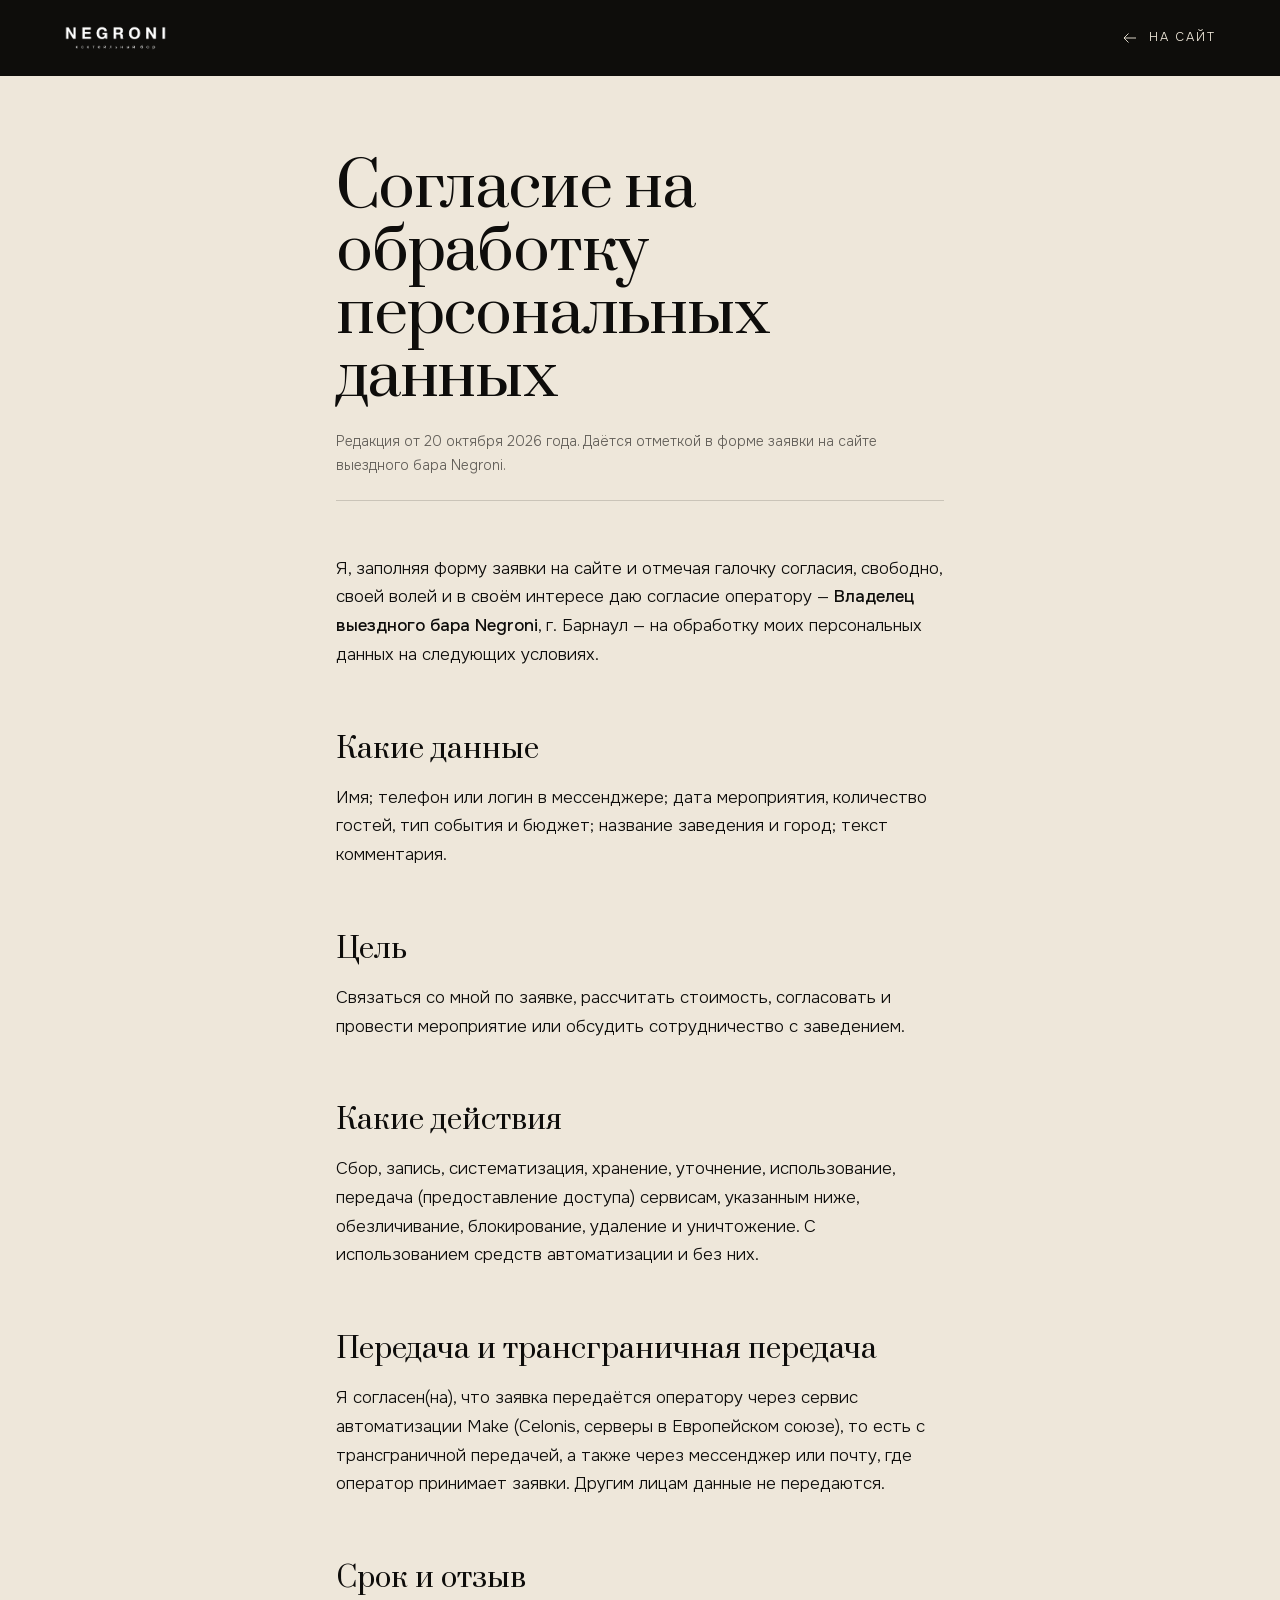
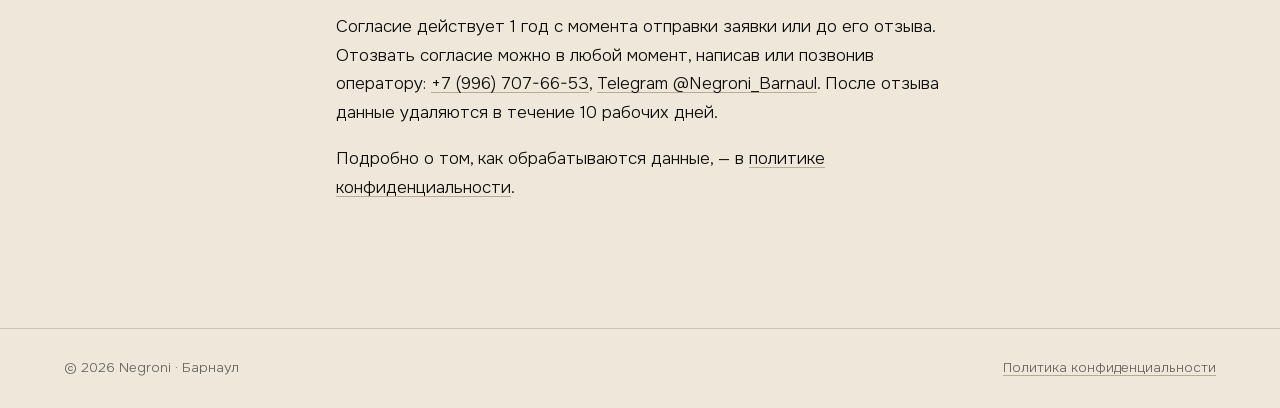
<file: consent.html>
<!doctype html>
<html lang="ru">
<head>
<meta charset="utf-8">
<meta name="viewport" content="width=device-width, initial-scale=1, viewport-fit=cover">
<title>Согласие на обработку данных — Negroni</title>
<meta name="description" content="Согласие на обработку персональных данных при отправке заявки выездному бару Negroni.">
<meta name="theme-color" content="#0E0D0B">
<link rel="canonical" href="https://onkhas1.github.io/negroni-bar/consent.html">
<link rel="icon" type="image/png" sizes="32x32" href="img/favicon-32.png">
<link rel="apple-touch-icon" href="img/apple-touch-icon.png">
<link rel="stylesheet" href="fonts/fonts.css">
<link rel="stylesheet" href="legal.css">
</head>
<body>
<header class="top">
  <a href="./" aria-label="Negroni, на главную"><img src="img/logo-light.png" alt="Negroni"></a>
  <a href="./"><svg viewBox="0 0 24 24" fill="none" stroke="currentColor" stroke-width="1.2" aria-hidden="true"><path d="M20 12H4M10 6l-6 6 6 6"/></svg>На сайт</a>
</header>

<main class="doc">
  <h1>Согласие на обработку персональных данных</h1>
  <p class="meta">Редакция от 20 октября 2026 года. Даётся отметкой в форме заявки на сайте выездного бара Negroni.</p>

  <p>Я, заполняя форму заявки на сайте и отмечая галочку согласия, свободно, своей волей и в своём интересе даю согласие оператору — <b><span data-c="operator">Владелец выездного бара Negroni</span><span data-c="inn"></span></b>, г.&nbsp;<span data-c="city">Барнаул</span> — на обработку моих персональных данных на следующих условиях.</p>

  <h2>Какие данные</h2>
  <p>Имя; телефон или логин в мессенджере; дата мероприятия, количество гостей, тип события и бюджет; название заведения и город; текст комментария.</p>

  <h2>Цель</h2>
  <p>Связаться со мной по заявке, рассчитать стоимость, согласовать и провести мероприятие или обсудить сотрудничество с заведением.</p>

  <h2>Какие действия</h2>
  <p>Сбор, запись, систематизация, хранение, уточнение, использование, передача (предоставление доступа) сервисам, указанным ниже, обезличивание, блокирование, удаление и уничтожение. С использованием средств автоматизации и без них.</p>

  <h2>Передача и трансграничная передача</h2>
  <p>Я согласен(на), что заявка передаётся оператору через сервис автоматизации Make (Celonis, серверы в Европейском союзе), то есть с трансграничной передачей, а также через мессенджер или почту, где оператор принимает заявки. Другим лицам данные не передаются.</p>

  <h2>Срок и отзыв</h2>
  <p>Согласие действует 1 год с момента отправки заявки или до его отзыва. Отозвать согласие можно в любой момент, написав или позвонив оператору: <span data-c="contacts">+7 (996) 707-66-53</span>. После отзыва данные удаляются в течение 10 рабочих дней.</p>

  <p>Подробно о том, как обрабатываются данные, — в <a href="privacy.html">политике конфиденциальности</a>.</p>
</main>

<footer class="foot">
  <span>© 2026 Negroni · <span data-c="city">Барнаул</span></span>
  <a href="privacy.html">Политика конфиденциальности</a>
</footer>
<script src="config.js"></script>
<script src="legal.js"></script>
</body>
</html>
</file>
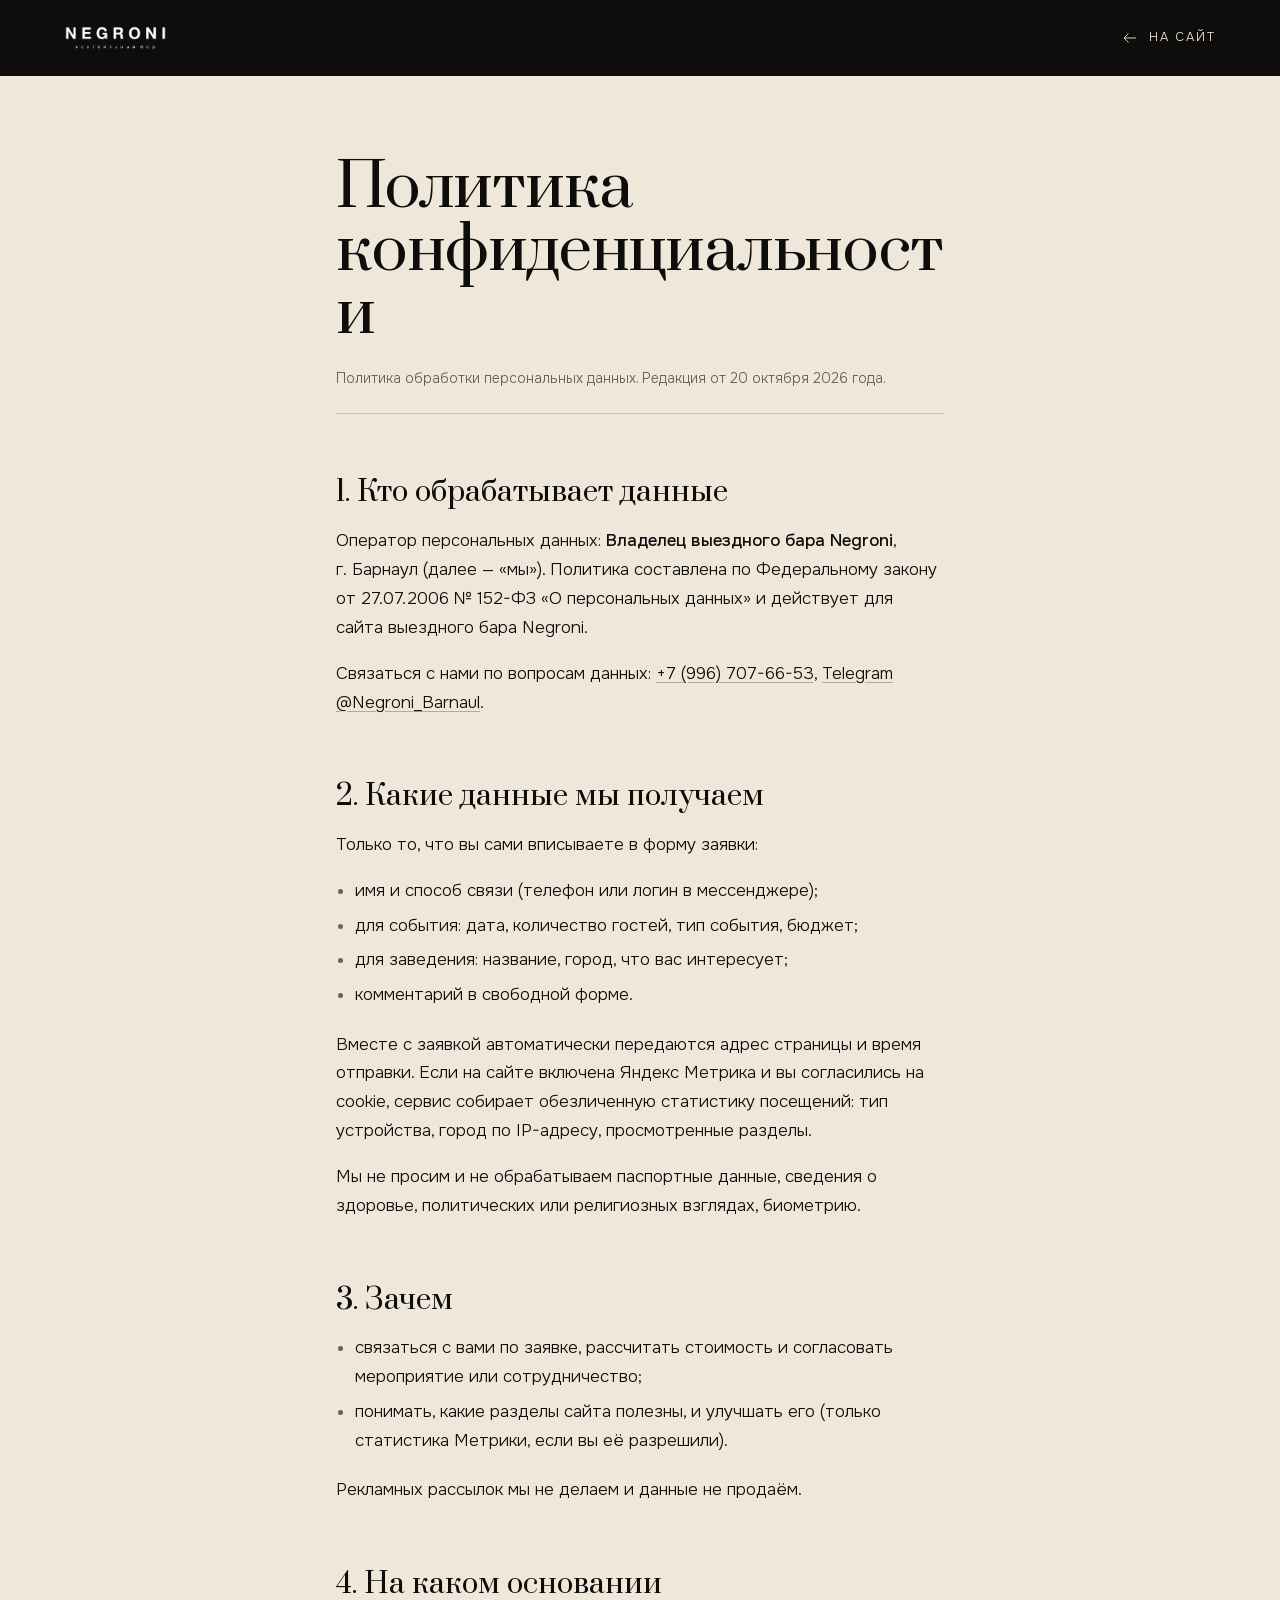
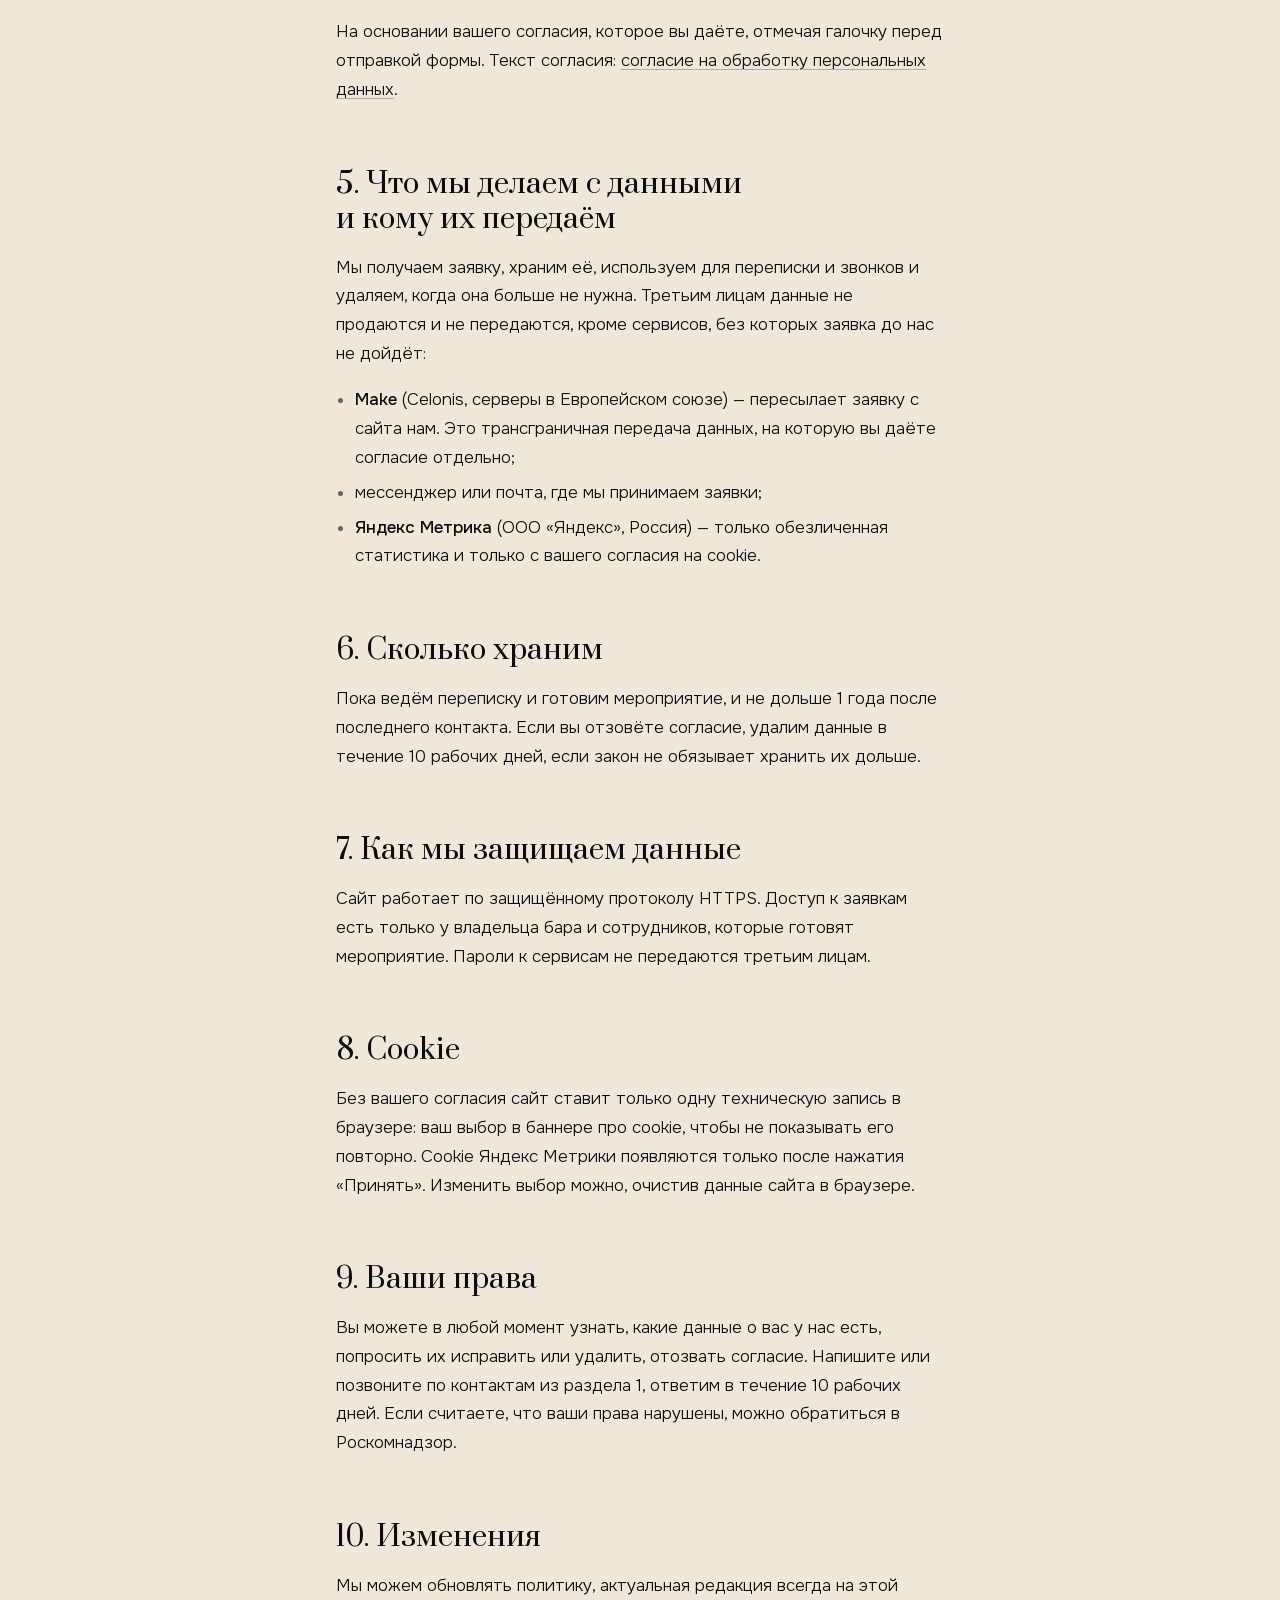
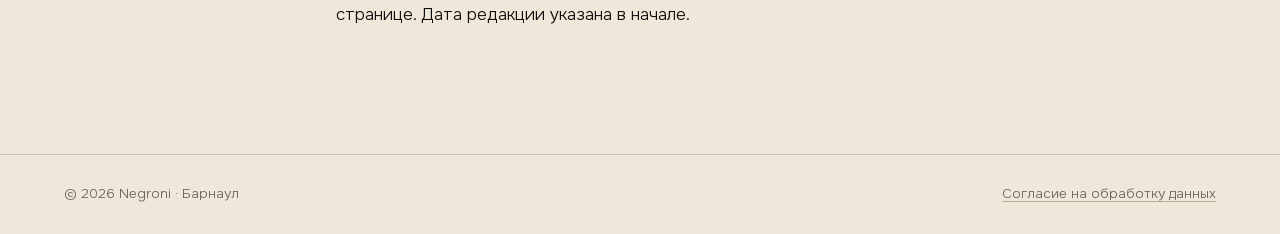
<file: privacy.html>
<!doctype html>
<html lang="ru">
<head>
<meta charset="utf-8">
<meta name="viewport" content="width=device-width, initial-scale=1, viewport-fit=cover">
<title>Политика конфиденциальности — Negroni</title>
<meta name="description" content="Как выездной бар Negroni обрабатывает и защищает персональные данные из заявок на сайте.">
<meta name="theme-color" content="#0E0D0B">
<link rel="canonical" href="https://onkhas1.github.io/negroni-bar/privacy.html">
<link rel="icon" type="image/png" sizes="32x32" href="img/favicon-32.png">
<link rel="apple-touch-icon" href="img/apple-touch-icon.png">
<link rel="stylesheet" href="fonts/fonts.css">
<link rel="stylesheet" href="legal.css">
</head>
<body>
<header class="top">
  <a href="./" aria-label="Negroni, на главную"><img src="img/logo-light.png" alt="Negroni"></a>
  <a href="./"><svg viewBox="0 0 24 24" fill="none" stroke="currentColor" stroke-width="1.2" aria-hidden="true"><path d="M20 12H4M10 6l-6 6 6 6"/></svg>На сайт</a>
</header>

<main class="doc">
  <h1>Политика конфиденциальности</h1>
  <p class="meta">Политика обработки персональных данных. Редакция от 20 октября 2026 года.</p>

  <h2>1. Кто обрабатывает данные</h2>
  <p>Оператор персональных данных: <b><span data-c="operator">Владелец выездного бара Negroni</span><span data-c="inn"></span></b>, г.&nbsp;<span data-c="city">Барнаул</span> (далее — «мы»). Политика составлена по Федеральному закону от 27.07.2006 № 152-ФЗ «О персональных данных» и действует для сайта выездного бара Negroni.</p>
  <p>Связаться с нами по вопросам данных: <span data-c="contacts">+7 (996) 707-66-53</span>.</p>

  <h2>2. Какие данные мы получаем</h2>
  <p>Только то, что вы сами вписываете в форму заявки:</p>
  <ul>
    <li>имя и способ связи (телефон или логин в мессенджере);</li>
    <li>для события: дата, количество гостей, тип события, бюджет;</li>
    <li>для заведения: название, город, что вас интересует;</li>
    <li>комментарий в свободной форме.</li>
  </ul>
  <p>Вместе с заявкой автоматически передаются адрес страницы и время отправки. Если на сайте включена Яндекс Метрика и вы согласились на cookie, сервис собирает обезличенную статистику посещений: тип устройства, город по IP-адресу, просмотренные разделы.</p>
  <p>Мы не просим и не обрабатываем паспортные данные, сведения о здоровье, политических или религиозных взглядах, биометрию.</p>

  <h2>3. Зачем</h2>
  <ul>
    <li>связаться с вами по заявке, рассчитать стоимость и согласовать мероприятие или сотрудничество;</li>
    <li>понимать, какие разделы сайта полезны, и улучшать его (только статистика Метрики, если вы её разрешили).</li>
  </ul>
  <p>Рекламных рассылок мы не делаем и данные не продаём.</p>

  <h2>4. На каком основании</h2>
  <p>На основании вашего согласия, которое вы даёте, отмечая галочку перед отправкой формы. Текст согласия: <a href="consent.html">согласие на обработку персональных данных</a>.</p>

  <h2>5. Что мы делаем с данными и кому их передаём</h2>
  <p>Мы получаем заявку, храним её, используем для переписки и звонков и удаляем, когда она больше не нужна. Третьим лицам данные не продаются и не передаются, кроме сервисов, без которых заявка до нас не дойдёт:</p>
  <ul>
    <li><b>Make</b> (Celonis, серверы в Европейском союзе) — пересылает заявку с сайта нам. Это трансграничная передача данных, на которую вы даёте согласие отдельно;</li>
    <li>мессенджер или почта, где мы принимаем заявки;</li>
    <li><b>Яндекс Метрика</b> (ООО «Яндекс», Россия) — только обезличенная статистика и только с вашего согласия на cookie.</li>
  </ul>

  <h2>6. Сколько храним</h2>
  <p>Пока ведём переписку и готовим мероприятие, и не дольше 1 года после последнего контакта. Если вы отзовёте согласие, удалим данные в течение 10 рабочих дней, если закон не обязывает хранить их дольше.</p>

  <h2>7. Как мы защищаем данные</h2>
  <p>Сайт работает по защищённому протоколу HTTPS. Доступ к заявкам есть только у владельца бара и сотрудников, которые готовят мероприятие. Пароли к сервисам не передаются третьим лицам.</p>

  <h2>8. Cookie</h2>
  <p>Без вашего согласия сайт ставит только одну техническую запись в браузере: ваш выбор в баннере про cookie, чтобы не показывать его повторно. Cookie Яндекс Метрики появляются только после нажатия «Принять». Изменить выбор можно, очистив данные сайта в браузере.</p>

  <h2>9. Ваши права</h2>
  <p>Вы можете в любой момент узнать, какие данные о вас у нас есть, попросить их исправить или удалить, отозвать согласие. Напишите или позвоните по контактам из раздела 1, ответим в течение 10 рабочих дней. Если считаете, что ваши права нарушены, можно обратиться в Роскомнадзор.</p>

  <h2>10. Изменения</h2>
  <p>Мы можем обновлять политику, актуальная редакция всегда на этой странице. Дата редакции указана в начале.</p>
</main>

<footer class="foot">
  <span>© 2026 Negroni · <span data-c="city">Барнаул</span></span>
  <a href="consent.html">Согласие на обработку данных</a>
</footer>
<script src="config.js"></script>
<script src="legal.js"></script>
</body>
</html>
</file>
<file: fonts/fonts.css>
/* Prata и Onest (SIL Open Font License) лежат на самом сайте: без запросов к Google */
@font-face {
  font-family: 'Onest';
  font-style: normal;
  font-weight: 300;
  font-display: swap;
  src: url(onest-cyrillic.woff2) format('woff2');
  unicode-range: U+0301, U+0400-045F, U+0490-0491, U+04B0-04B1, U+2116;
}
@font-face {
  font-family: 'Onest';
  font-style: normal;
  font-weight: 300;
  font-display: swap;
  src: url(onest-latin.woff2) format('woff2');
  unicode-range: U+0000-00FF, U+0131, U+0152-0153, U+02BB-02BC, U+02C6, U+02DA, U+02DC, U+0304, U+0308, U+0329, U+2000-206F, U+20AC, U+2122, U+2191, U+2193, U+2212, U+2215, U+FEFF, U+FFFD;
}
@font-face {
  font-family: 'Onest';
  font-style: normal;
  font-weight: 400;
  font-display: swap;
  src: url(onest-cyrillic.woff2) format('woff2');
  unicode-range: U+0301, U+0400-045F, U+0490-0491, U+04B0-04B1, U+2116;
}
@font-face {
  font-family: 'Onest';
  font-style: normal;
  font-weight: 400;
  font-display: swap;
  src: url(onest-latin.woff2) format('woff2');
  unicode-range: U+0000-00FF, U+0131, U+0152-0153, U+02BB-02BC, U+02C6, U+02DA, U+02DC, U+0304, U+0308, U+0329, U+2000-206F, U+20AC, U+2122, U+2191, U+2193, U+2212, U+2215, U+FEFF, U+FFFD;
}
@font-face {
  font-family: 'Onest';
  font-style: normal;
  font-weight: 500;
  font-display: swap;
  src: url(onest-cyrillic.woff2) format('woff2');
  unicode-range: U+0301, U+0400-045F, U+0490-0491, U+04B0-04B1, U+2116;
}
@font-face {
  font-family: 'Onest';
  font-style: normal;
  font-weight: 500;
  font-display: swap;
  src: url(onest-latin.woff2) format('woff2');
  unicode-range: U+0000-00FF, U+0131, U+0152-0153, U+02BB-02BC, U+02C6, U+02DA, U+02DC, U+0304, U+0308, U+0329, U+2000-206F, U+20AC, U+2122, U+2191, U+2193, U+2212, U+2215, U+FEFF, U+FFFD;
}
@font-face {
  font-family: 'Prata';
  font-style: normal;
  font-weight: 400;
  font-display: swap;
  src: url(prata-cyrillic.woff2) format('woff2');
  unicode-range: U+0301, U+0400-045F, U+0490-0491, U+04B0-04B1, U+2116;
}
@font-face {
  font-family: 'Prata';
  font-style: normal;
  font-weight: 400;
  font-display: swap;
  src: url(prata-latin.woff2) format('woff2');
  unicode-range: U+0000-00FF, U+0131, U+0152-0153, U+02BB-02BC, U+02C6, U+02DA, U+02DC, U+0304, U+0308, U+0329, U+2000-206F, U+20AC, U+2122, U+2191, U+2193, U+2212, U+2215, U+FEFF, U+FFFD;
}
</file>
<file: legal.css>
/* Служебные страницы Negroni: политика, согласие, 404. Тот же мир, что у журнала: слоновая кость, графит, шампанское. */
:root{
  --night:#0E0D0B; --ivory:#EEE7DA; --champ:#B8996A; --champ-ink:#76603F;
  --serif:'Prata', 'Times New Roman', serif;
  --sans:'Onest', 'Helvetica Neue', Arial, sans-serif;
  --gut:clamp(20px, 5vw, 64px);
}
*,*::before,*::after{box-sizing:border-box}
html{background:var(--ivory);color:var(--night);-webkit-text-size-adjust:100%}
body{margin:0;font:300 17px/1.7 var(--sans);-webkit-font-smoothing:antialiased;text-rendering:optimizeLegibility}
::selection{background:var(--champ);color:var(--night)}
a{color:inherit;text-decoration:underline;text-decoration-color:rgba(118,96,63,.45);text-underline-offset:3px;transition:text-decoration-color .2s}
a:hover{text-decoration-color:var(--champ-ink)}
:focus-visible{outline:1px solid var(--champ-ink);outline-offset:4px}

.top{position:sticky;top:0;z-index:2;display:flex;align-items:center;justify-content:space-between;gap:16px;padding:16px var(--gut);background:var(--night);color:var(--ivory)}
.top img{height:26px;width:auto;display:block}
.top a{font-size:12.5px;letter-spacing:.16em;text-transform:uppercase;text-decoration:none;display:inline-flex;align-items:center;gap:10px;min-height:44px}
.top a svg{width:18px;height:18px}
.top a:hover{color:var(--champ)}

.doc{max-width:46rem;margin:0 auto;padding:clamp(48px, 9vh, 96px) var(--gut) clamp(64px, 12vh, 120px)}
.doc h1{font:400 clamp(30px, 8vw, 60px)/1.05 var(--serif);overflow-wrap:break-word;letter-spacing:-.02em;margin:0 0 .35em;text-wrap:balance}
.doc .meta{margin:0 0 clamp(36px, 6vh, 56px);padding-bottom:22px;border-bottom:1px solid rgba(14,13,11,.16);font-size:14px;color:rgba(14,13,11,.62)}
.doc h2{font:400 clamp(22px, 2.4vw, 28px)/1.25 var(--serif);margin:2.2em 0 .6em;text-wrap:balance}
.doc p,.doc li{max-width:68ch}
.doc p{margin:0 0 1em}
.doc ul{margin:0 0 1.2em;padding-left:1.1em}
.doc li{margin-bottom:.35em}
.doc li::marker{color:var(--champ-ink)}
.doc b{font-weight:500}
.fill{color:var(--champ-ink)}

.foot{padding:28px var(--gut);border-top:1px solid rgba(14,13,11,.16);font-size:13.5px;color:rgba(14,13,11,.6);display:flex;flex-wrap:wrap;gap:8px 24px;justify-content:space-between}
</file>
